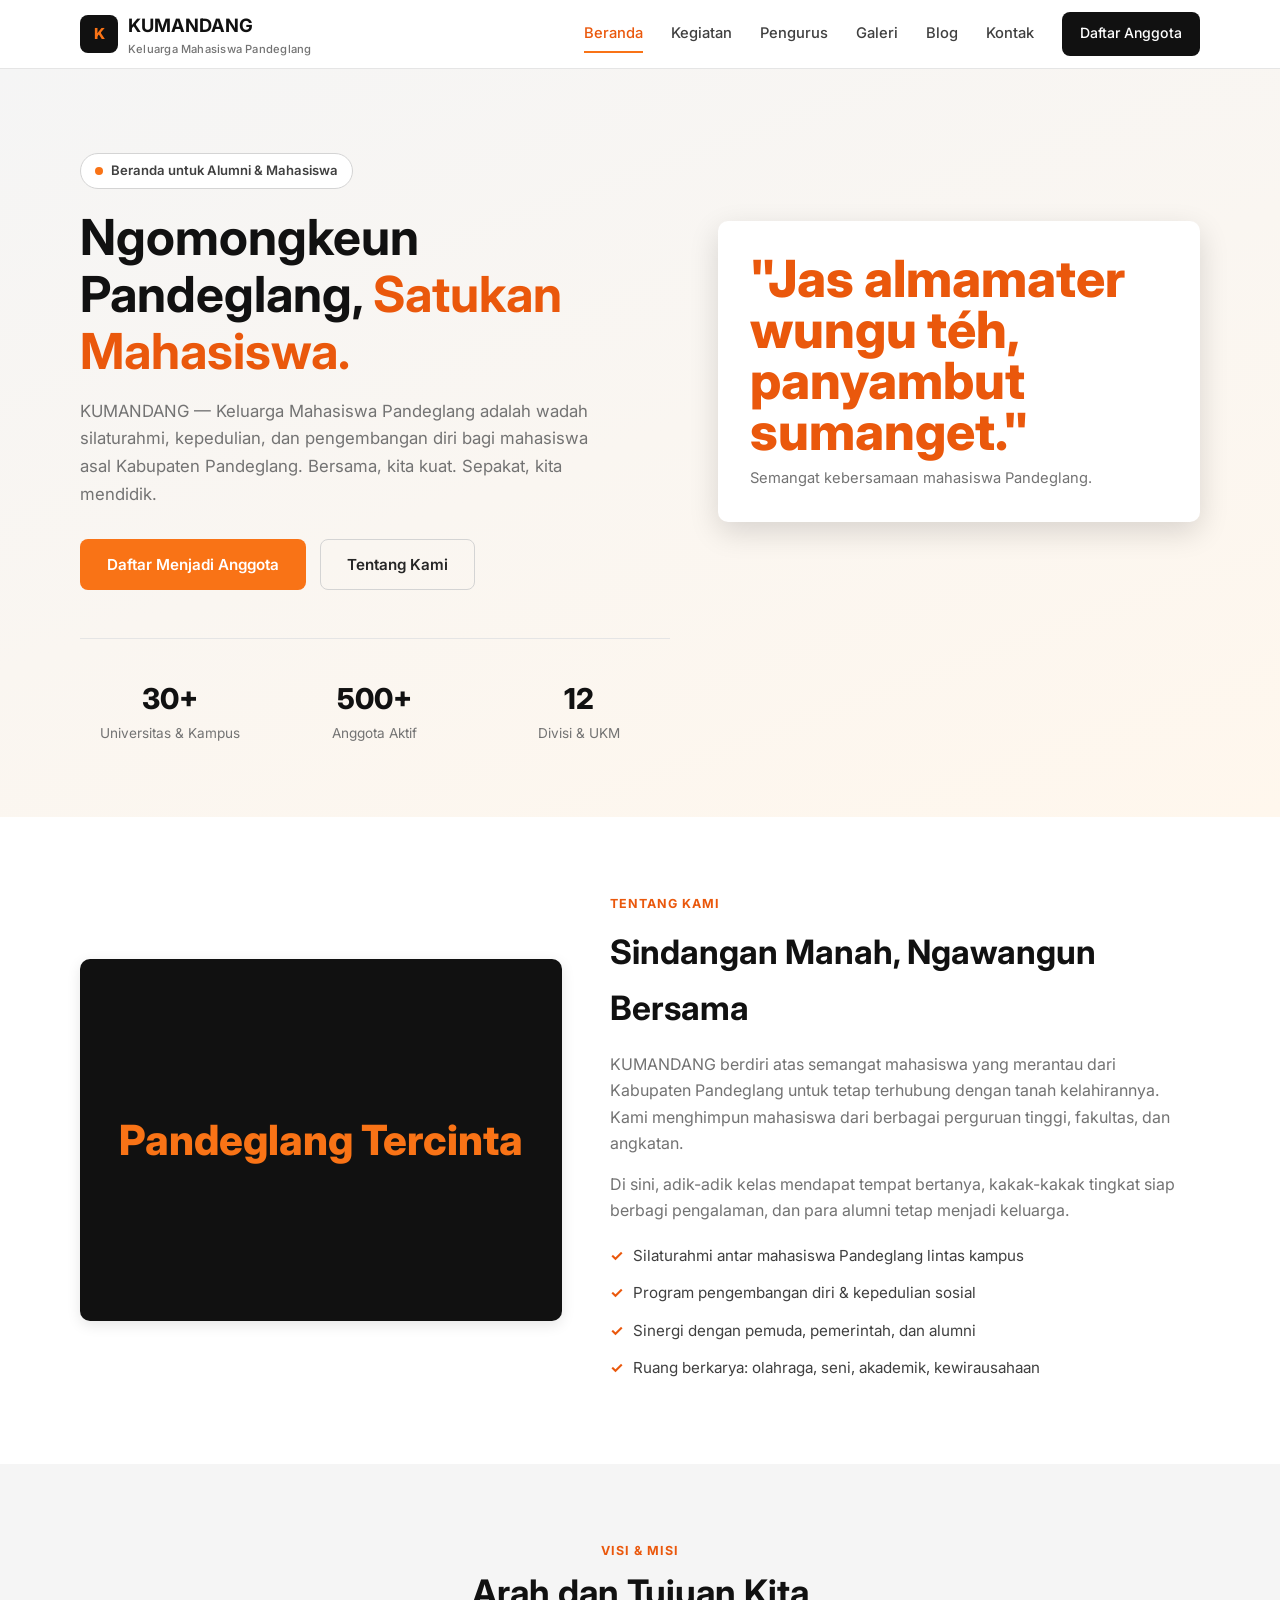
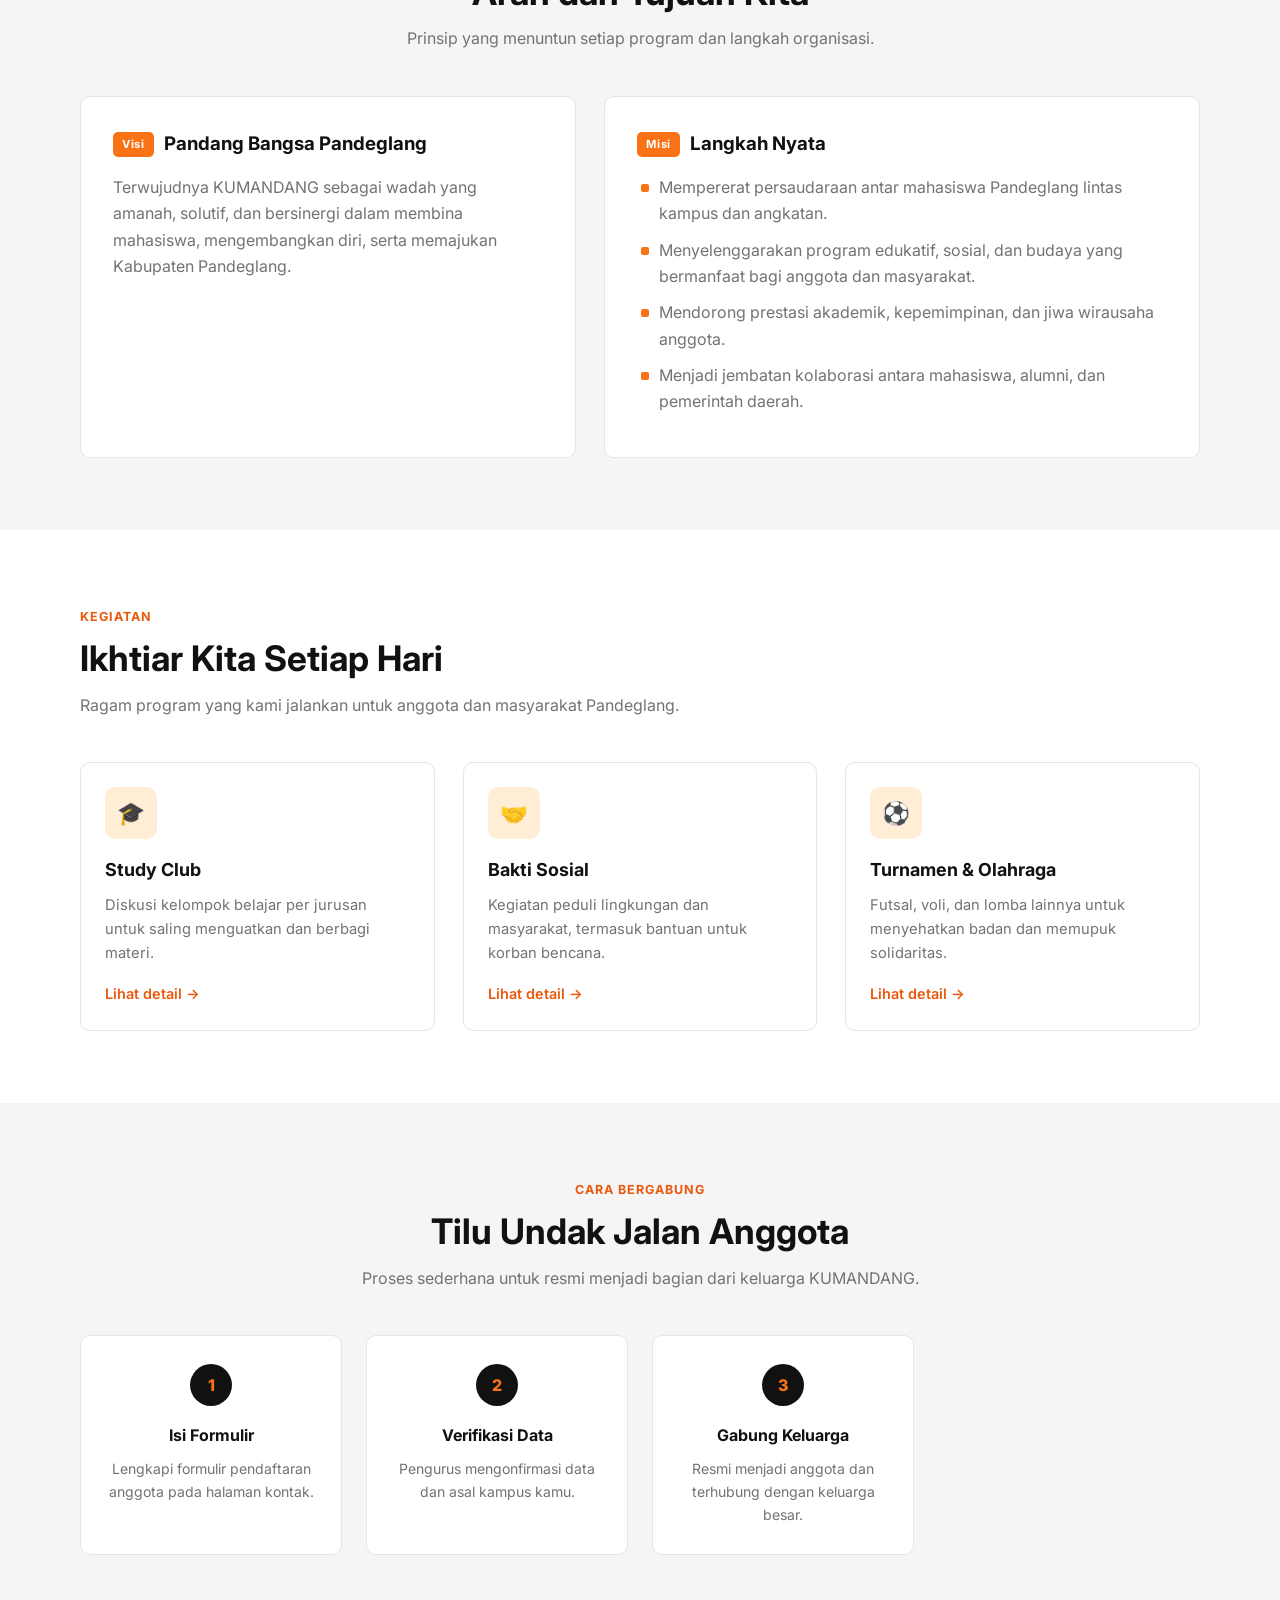
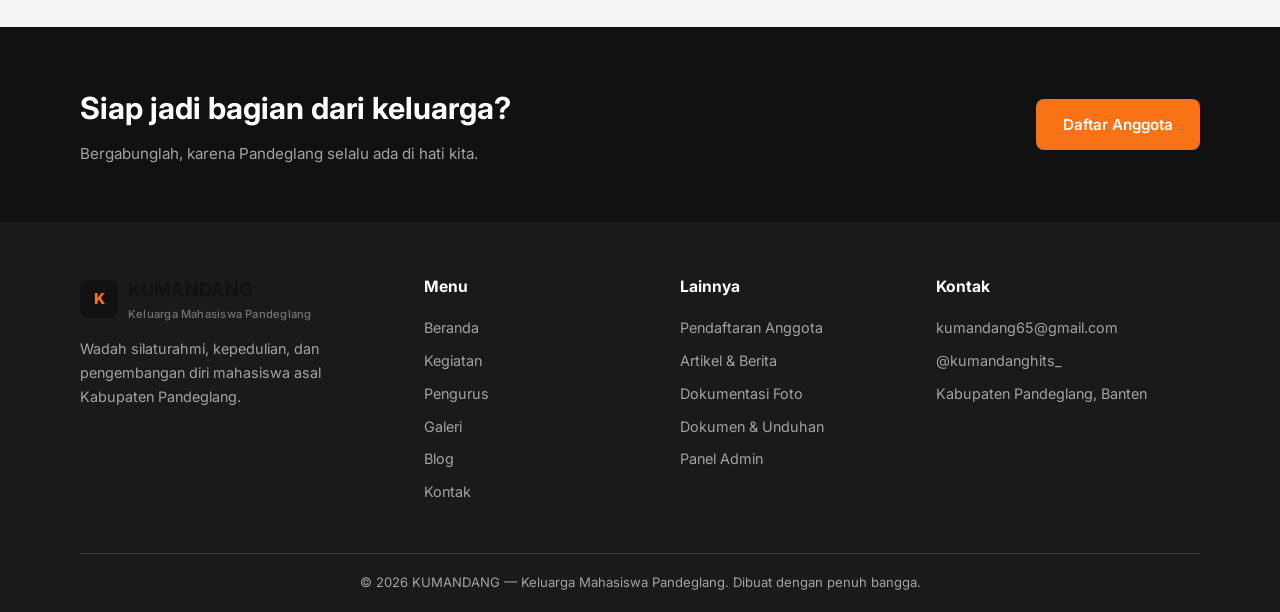
<file: index.html>
<!DOCTYPE html>
<html lang="id">
  <head>
    <meta charset="UTF-8" />
    <meta name="viewport" content="width=device-width, initial-scale=1.0" />
    <title>KUMANDANG — Keluarga Mahasiswa Pandeglang</title>
    <meta
      name="description"
      content="KUMANDANG — Keluarga Mahasiswa Pandeglang. Wadah silaturahmi, kepedulian, dan pengembangan diri mahasiswa asal Kabupaten Pandeglang."
    />
    <meta property="og:title" content="KUMANDANG — Keluarga Mahasiswa Pandeglang" />
    <meta property="og:description" content="Wadah silaturahmi dan pengembangan diri mahasiswa asal Pandeglang." />
    <meta property="og:type" content="website" />
    <link rel="preconnect" href="https://fonts.googleapis.com" />
    <link rel="preconnect" href="https://fonts.gstatic.com" crossorigin />
    <link
      href="https://fonts.googleapis.com/css2?family=Inter:wght@400;500;600;700;800&display=swap"
      rel="stylesheet"
    />
    <link rel="stylesheet" href="css/style.css" />
    <link
      rel="icon"
      href="data:image/svg+xml,<svg xmlns='http://www.w3.org/2000/svg' viewBox='0 0 100 100'><rect width='100' height='100' rx='20' fill='black'/><text x='50' y='68' font-size='52' font-weight='800' text-anchor='middle' fill='%23f97316' font-family='Inter,sans-serif'>K</text></svg>"
    />
  </head>
  <body>
    <nav class="navbar">
      <div class="container">
        <a href="index.html" class="brand">
          <span class="logo">K</span>
          <span>
            KUMANDANG
            <small>Keluarga Mahasiswa Pandeglang</small>
          </span>
        </a>
        <button class="nav-toggle" aria-label="Buka menu">
          <span></span><span></span><span></span>
        </button>
        <div class="nav-links">
          <a href="index.html" class="active">Beranda</a>
          <a href="kegiatan.html">Kegiatan</a>
          <a href="pengurus.html">Pengurus</a>
          <a href="galeri.html">Galeri</a>
          <a href="blog.html">Blog</a>
          <a href="kontak.html">Kontak</a>
          <a href="kontak.html#daftar" class="btn-register">Daftar Anggota</a>
        </div>
      </div>
    </nav>

    <header class="hero">
      <div class="container">
        <div>
          <span class="hero-badge"><span class="dot"></span> Beranda untuk Alumni &amp; Mahasiswa</span>
          <h1>Ngomongkeun Pandeglang, <em>Satukan Mahasiswa.</em></h1>
          <p>
            KUMANDANG — Keluarga Mahasiswa Pandeglang adalah wadah silaturahmi,
            kepedulian, dan pengembangan diri bagi mahasiswa asal Kabupaten
            Pandeglang. Bersama, kita kuat. Sepakat, kita mendidik.
          </p>
          <div class="hero-actions">
            <a href="kontak.html#daftar" class="btn btn-primary">Daftar Menjadi Anggota</a>
            <a href="#tentang" class="btn btn-outline">Tentang Kami</a>
          </div>
        </div>
        <div class="hero-visual">
          <div class="hero-card">
            <div class="big">"Jas almamater wungu téh, panyambut sumanget."</div>
            <p>Semangat kebersamaan mahasiswa Pandeglang.</p>
          </div>
        </div>
      </div>
      <div class="container">
        <div class="hero-stats">
          <div>
            <div class="num">30+</div>
            <div class="label">Universitas &amp; Kampus</div>
          </div>
          <div>
            <div class="num">500+</div>
            <div class="label">Anggota Aktif</div>
          </div>
          <div>
            <div class="num">12</div>
            <div class="label">Divisi &amp; UKM</div>
          </div>
        </div>
      </div>
    </header>

    <main>
      <section class="section" id="tentang">
        <div class="container">
          <div class="about-grid">
            <div class="about-img" aria-hidden="true">Pandeglang Tercinta</div>
            <div class="about-content">
              <span class="section-tag">Tentang Kami</span>
              <h2>Sindangan Manah, Ngawangun Bersama</h2>
              <p>
                KUMANDANG berdiri atas semangat mahasiswa yang merantau dari
                Kabupaten Pandeglang untuk tetap terhubung dengan tanah kelahirannya.
                Kami menghimpun mahasiswa dari berbagai perguruan tinggi, fakultas,
                dan angkatan.
              </p>
              <p>
                Di sini, adik-adik kelas mendapat tempat bertanya, kakak-kakak
                tingkat siap berbagi pengalaman, dan para alumni tetap menjadi
                keluarga.
              </p>
              <ul class="feature-list">
                <li><span class="check">✓</span> Silaturahmi antar mahasiswa Pandeglang lintas kampus</li>
                <li><span class="check">✓</span> Program pengembangan diri &amp; kepedulian sosial</li>
                <li><span class="check">✓</span> Sinergi dengan pemuda, pemerintah, dan alumni</li>
                <li><span class="check">✓</span> Ruang berkarya: olahraga, seni, akademik, kewirausahaan</li>
              </ul>
            </div>
          </div>
        </div>
      </section>

      <section class="section section-alt">
        <div class="container">
          <div class="section-head center">
            <span class="section-tag">Visi &amp; Misi</span>
            <h2>Arah dan Tujuan Kita</h2>
            <p>Prinsip yang menuntun setiap program dan langkah organisasi.</p>
          </div>
          <div class="vm-grid">
            <div class="vm-card">
              <h3><span class="tag">Visi</span> Pandang Bangsa Pandeglang</h3>
              <p>
                Terwujudnya KUMANDANG sebagai wadah yang amanah, solutif, dan
                bersinergi dalam membina mahasiswa, mengembangkan diri, serta
                memajukan Kabupaten Pandeglang.
              </p>
            </div>
            <div class="vm-card">
              <h3><span class="tag">Misi</span> Langkah Nyata</h3>
              <ul>
                <li>Mempererat persaudaraan antar mahasiswa Pandeglang lintas kampus dan angkatan.</li>
                <li>Menyelenggarakan program edukatif, sosial, dan budaya yang bermanfaat bagi anggota dan masyarakat.</li>
                <li>Mendorong prestasi akademik, kepemimpinan, dan jiwa wirausaha anggota.</li>
                <li>Menjadi jembatan kolaborasi antara mahasiswa, alumni, dan pemerintah daerah.</li>
              </ul>
            </div>
          </div>
        </div>
      </section>

      <section class="section">
        <div class="container">
          <div class="section-head">
            <span class="section-tag">Kegiatan</span>
            <h2>Ikhtiar Kita Setiap Hari</h2>
            <p>Ragam program yang kami jalankan untuk anggota dan masyarakat Pandeglang.</p>
          </div>
          <div class="grid-3">
            <article class="card">
              <div class="card-body">
                <div class="card-icon">🎓</div>
                <h3>Study Club</h3>
                <p>Diskusi kelompok belajar per jurusan untuk saling menguatkan dan berbagi materi.</p>
                <a href="kegiatan.html" class="card-link">Lihat detail →</a>
              </div>
            </article>
            <article class="card">
              <div class="card-body">
                <div class="card-icon">🤝</div>
                <h3>Bakti Sosial</h3>
                <p>Kegiatan peduli lingkungan dan masyarakat, termasuk bantuan untuk korban bencana.</p>
                <a href="kegiatan.html" class="card-link">Lihat detail →</a>
              </div>
            </article>
            <article class="card">
              <div class="card-body">
                <div class="card-icon">⚽</div>
                <h3>Turnamen &amp; Olahraga</h3>
                <p>Futsal, voli, dan lomba lainnya untuk menyehatkan badan dan memupuk solidaritas.</p>
                <a href="kegiatan.html" class="card-link">Lihat detail →</a>
              </div>
            </article>
          </div>
        </div>
      </section>

      <section class="section section-alt">
        <div class="container">
          <div class="section-head center">
            <span class="section-tag">Cara Bergabung</span>
            <h2>Tilu Undak Jalan Anggota</h2>
            <p>Proses sederhana untuk resmi menjadi bagian dari keluarga KUMANDANG.</p>
          </div>
          <div class="steps">
            <div class="step">
              <div class="num">1</div>
              <h3>Isi Formulir</h3>
              <p>Lengkapi formulir pendaftaran anggota pada halaman kontak.</p>
            </div>
            <div class="step">
              <div class="num">2</div>
              <h3>Verifikasi Data</h3>
              <p>Pengurus mengonfirmasi data dan asal kampus kamu.</p>
            </div>
            <div class="step">
              <div class="num">3</div>
              <h3>Gabung Keluarga</h3>
              <p>Resmi menjadi anggota dan terhubung dengan keluarga besar.</p>
            </div>
          </div>
        </div>
      </section>

      <section class="cta">
        <div class="container">
          <div>
            <h2>Siap jadi bagian dari keluarga?</h2>
            <p>Bergabunglah, karena Pandeglang selalu ada di hati kita.</p>
          </div>
          <a href="kontak.html#daftar" class="btn btn-primary">Daftar Anggota</a>
        </div>
      </section>
    </main>

    <footer>
      <div class="container">
        <div class="cols">
          <div class="brand-about">
            <a href="index.html" class="brand">
              <span class="logo">K</span>
              <span>
                KUMANDANG
                <small>Keluarga Mahasiswa Pandeglang</small>
              </span>
            </a>
            <p>Wadah silaturahmi, kepedulian, dan pengembangan diri mahasiswa asal Kabupaten Pandeglang.</p>
          </div>
          <div>
            <h4>Menu</h4>
            <ul>
              <li><a href="index.html">Beranda</a></li>
              <li><a href="kegiatan.html">Kegiatan</a></li>
              <li><a href="pengurus.html">Pengurus</a></li>
              <li><a href="galeri.html">Galeri</a></li>
              <li><a href="blog.html">Blog</a></li>
              <li><a href="kontak.html">Kontak</a></li>
            </ul>
          </div>
          <div>
            <h4>Lainnya</h4>
            <ul>
              <li><a href="kontak.html#daftar">Pendaftaran Anggota</a></li>
              <li><a href="blog.html">Artikel &amp; Berita</a></li>
              <li><a href="galeri.html">Dokumentasi Foto</a></li>
              <li><a href="dokumen.html">Dokumen &amp; Unduhan</a></li>
              <li><a href="admin.html">Panel Admin</a></li>
            </ul>
          </div>
          <div>
            <h4>Kontak</h4>
            <ul>
              <li>kumandang65@gmail.com</li>
              <li>@kumandanghits_</li>
              <li>Kabupaten Pandeglang, Banten</li>
            </ul>
          </div>
        </div>
        <div class="footer-bottom">
          © <span id="year"></span> KUMANDANG — Keluarga Mahasiswa Pandeglang. Dibuat dengan penuh bangga.
        </div>
      </div>
    </footer>

    <div class="lightbox" id="lightbox">
      <div class="lb-box">
        <div class="lb-placeholder" id="lbTitle">Foto Kegiatan</div>
        <div class="lb-caption">
          <span id="lbCaption"></span>
          <button class="lb-close" id="lbClose">Tutup</button>
        </div>
      </div>
    </div>

    <script src="js/main.js"></script>
  </body>
</html>
</file>
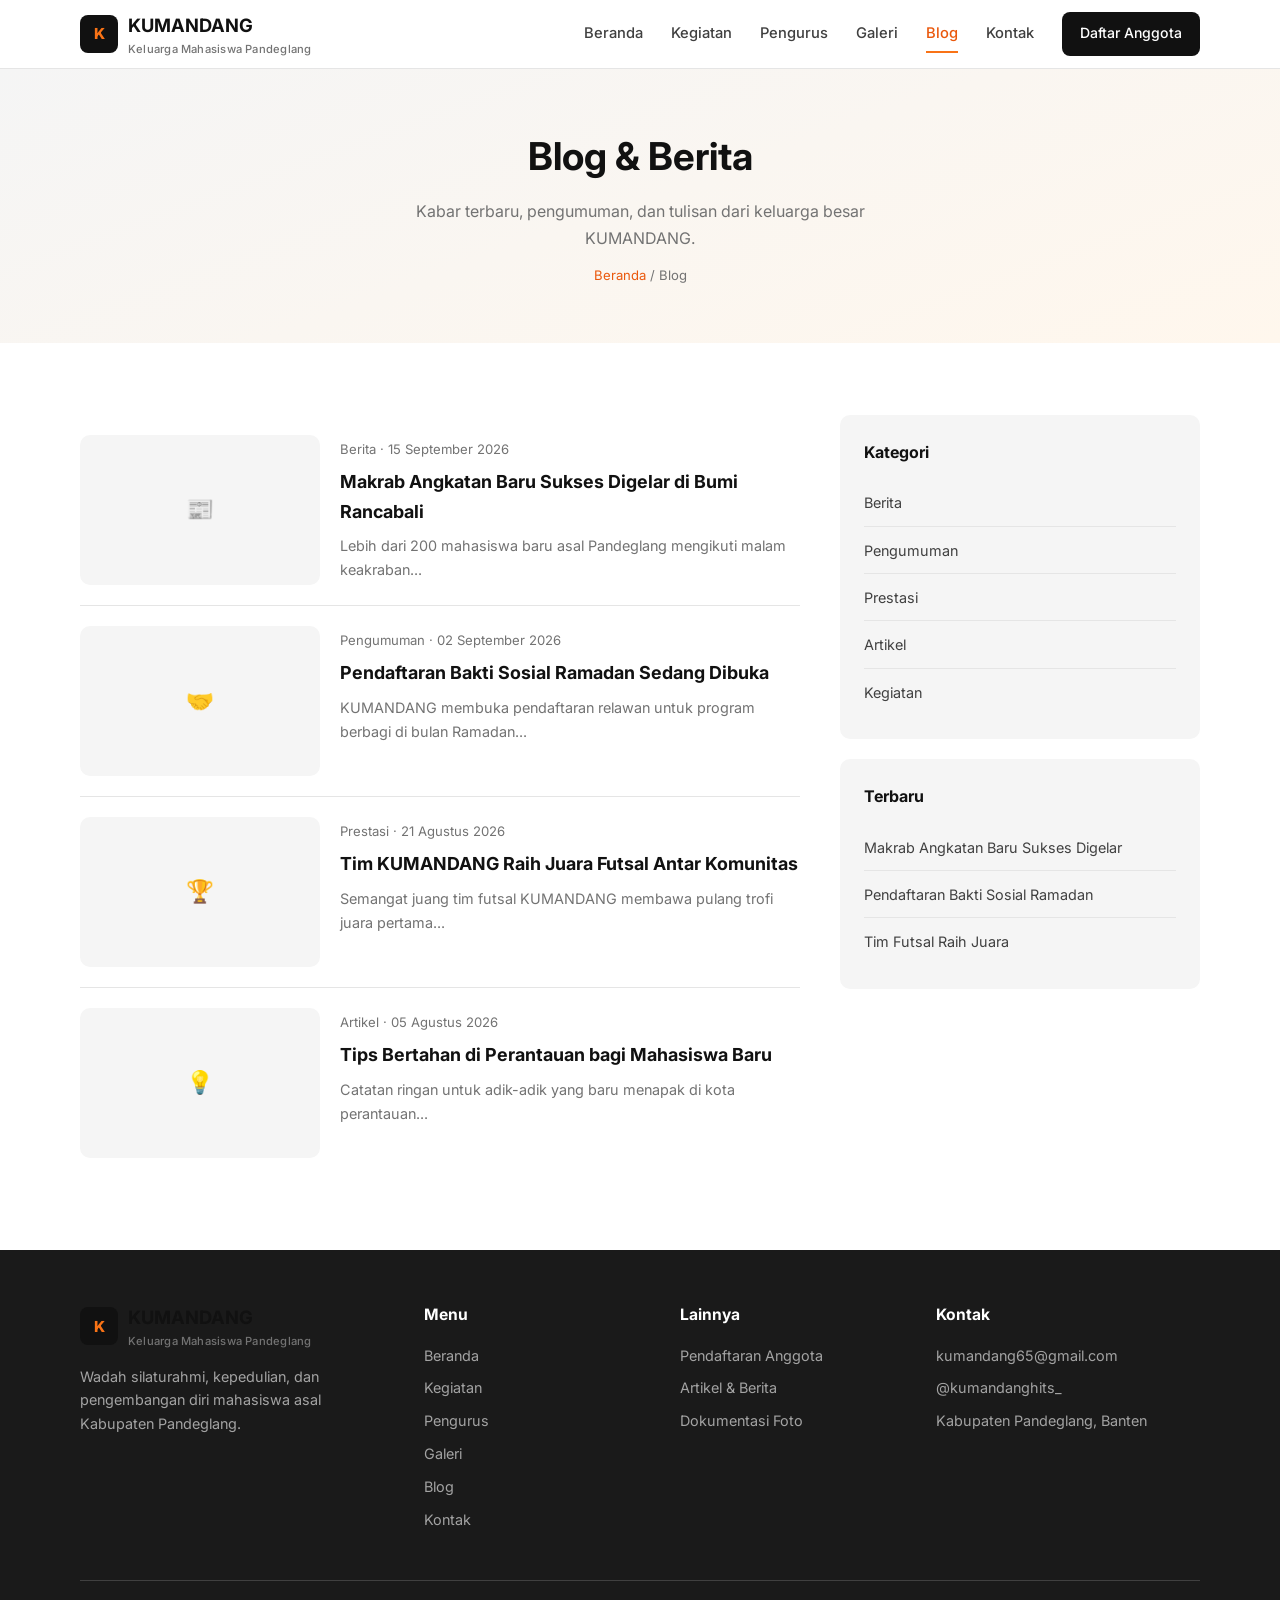
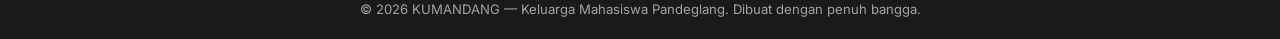
<file: blog.html>
<!DOCTYPE html>
<html lang="id">
  <head>
    <meta charset="UTF-8" />
    <meta name="viewport" content="width=device-width, initial-scale=1.0" />
    <title>Blog &amp; Berita — KUMANDANG</title>
    <meta
      name="description"
      content="Berita, pengumuman, dan artikel dari Keluarga Mahasiswa Pandeglang."
    />
    <link rel="preconnect" href="https://fonts.googleapis.com" />
    <link rel="preconnect" href="https://fonts.gstatic.com" crossorigin />
    <link
      href="https://fonts.googleapis.com/css2?family=Inter:wght@400;500;600;700;800&display=swap"
      rel="stylesheet"
    />
    <link rel="stylesheet" href="css/style.css" />
    <link
      rel="icon"
      href="data:image/svg+xml,<svg xmlns='http://www.w3.org/2000/svg' viewBox='0 0 100 100'><rect width='100' height='100' rx='20' fill='black'/><text x='50' y='68' font-size='52' font-weight='800' text-anchor='middle' fill='%23f97316' font-family='Inter,sans-serif'>K</text></svg>"
    />
  </head>
  <body>
    <nav class="navbar">
      <div class="container">
        <a href="index.html" class="brand">
          <span class="logo">K</span>
          <span>
            KUMANDANG
            <small>Keluarga Mahasiswa Pandeglang</small>
          </span>
        </a>
        <button class="nav-toggle" aria-label="Buka menu">
          <span></span><span></span><span></span>
        </button>
        <div class="nav-links">
          <a href="index.html">Beranda</a>
          <a href="kegiatan.html">Kegiatan</a>
          <a href="pengurus.html">Pengurus</a>
          <a href="galeri.html">Galeri</a>
          <a href="blog.html" class="active">Blog</a>
          <a href="kontak.html">Kontak</a>
          <a href="kontak.html#daftar" class="btn-register">Daftar Anggota</a>
        </div>
      </div>
    </nav>

    <header class="page-header">
      <div class="container">
        <h1>Blog &amp; Berita</h1>
        <p>Kabar terbaru, pengumuman, dan tulisan dari keluarga besar KUMANDANG.</p>
        <div class="breadcrumb"><a href="index.html">Beranda</a> / Blog</div>
      </div>
    </header>

    <main>
      <section class="section">
        <div class="container">
          <div class="blog-grid">
            <div>
              <article class="post">
                <div class="post-thumb">📰</div>
                <div>
                  <span class="meta">Berita · 15 September 2026</span>
                  <h3><a href="artikel/contoh.html">Makrab Angkatan Baru Sukses Digelar di Bumi Rancabali</a></h3>
                  <p>Lebih dari 200 mahasiswa baru asal Pandeglang mengikuti malam keakraban...</p>
                </div>
              </article>

              <article class="post">
                <div class="post-thumb">🤝</div>
                <div>
                  <span class="meta">Pengumuman · 02 September 2026</span>
                  <h3><a href="artikel/contoh.html">Pendaftaran Bakti Sosial Ramadan Sedang Dibuka</a></h3>
                  <p>KUMANDANG membuka pendaftaran relawan untuk program berbagi di bulan Ramadan...</p>
                </div>
              </article>

              <article class="post">
                <div class="post-thumb">🏆</div>
                <div>
                  <span class="meta">Prestasi · 21 Agustus 2026</span>
                  <h3><a href="artikel/contoh.html">Tim KUMANDANG Raih Juara Futsal Antar Komunitas</a></h3>
                  <p>Semangat juang tim futsal KUMANDANG membawa pulang trofi juara pertama...</p>
                </div>
              </article>

              <article class="post">
                <div class="post-thumb">💡</div>
                <div>
                  <span class="meta">Artikel · 05 Agustus 2026</span>
                  <h3><a href="artikel/contoh.html">Tips Bertahan di Perantauan bagi Mahasiswa Baru</a></h3>
                  <p>Catatan ringan untuk adik-adik yang baru menapak di kota perantauan...</p>
                </div>
              </article>
            </div>

            <aside>
              <div class="sidebar-card">
                <h4>Kategori</h4>
                <ul class="sidebar-list">
                  <li><a href="#">Berita</a></li>
                  <li><a href="#">Pengumuman</a></li>
                  <li><a href="#">Prestasi</a></li>
                  <li><a href="#">Artikel</a></li>
                  <li><a href="#">Kegiatan</a></li>
                </ul>
              </div>
              <div class="sidebar-card">
                <h4>Terbaru</h4>
                <ul class="sidebar-list">
                  <li><a href="artikel/contoh.html">Makrab Angkatan Baru Sukses Digelar</a></li>
                  <li><a href="artikel/contoh.html">Pendaftaran Bakti Sosial Ramadan</a></li>
                  <li><a href="artikel/contoh.html">Tim Futsal Raih Juara</a></li>
                </ul>
              </div>
            </aside>
          </div>
        </div>
      </section>
    </main>

    <footer>
      <div class="container">
        <div class="cols">
          <div class="brand-about">
            <a href="index.html" class="brand">
              <span class="logo">K</span>
              <span>
                KUMANDANG
                <small>Keluarga Mahasiswa Pandeglang</small>
              </span>
            </a>
            <p>Wadah silaturahmi, kepedulian, dan pengembangan diri mahasiswa asal Kabupaten Pandeglang.</p>
          </div>
          <div>
            <h4>Menu</h4>
            <ul>
              <li><a href="index.html">Beranda</a></li>
              <li><a href="kegiatan.html">Kegiatan</a></li>
              <li><a href="pengurus.html">Pengurus</a></li>
              <li><a href="galeri.html">Galeri</a></li>
              <li><a href="blog.html">Blog</a></li>
              <li><a href="kontak.html">Kontak</a></li>
            </ul>
          </div>
          <div>
            <h4>Lainnya</h4>
            <ul>
              <li><a href="kontak.html#daftar">Pendaftaran Anggota</a></li>
              <li><a href="blog.html">Artikel &amp; Berita</a></li>
              <li><a href="galeri.html">Dokumentasi Foto</a></li>
            </ul>
          </div>
          <div>
            <h4>Kontak</h4>
            <ul>
              <li>kumandang65@gmail.com</li>
              <li>@kumandanghits_</li>
              <li>Kabupaten Pandeglang, Banten</li>
            </ul>
          </div>
        </div>
        <div class="footer-bottom">
          © <span class="year"></span> KUMANDANG — Keluarga Mahasiswa Pandeglang. Dibuat dengan penuh bangga.
        </div>
      </div>
    </footer>

    <script src="js/main.js"></script>
  </body>
</html>
</file>
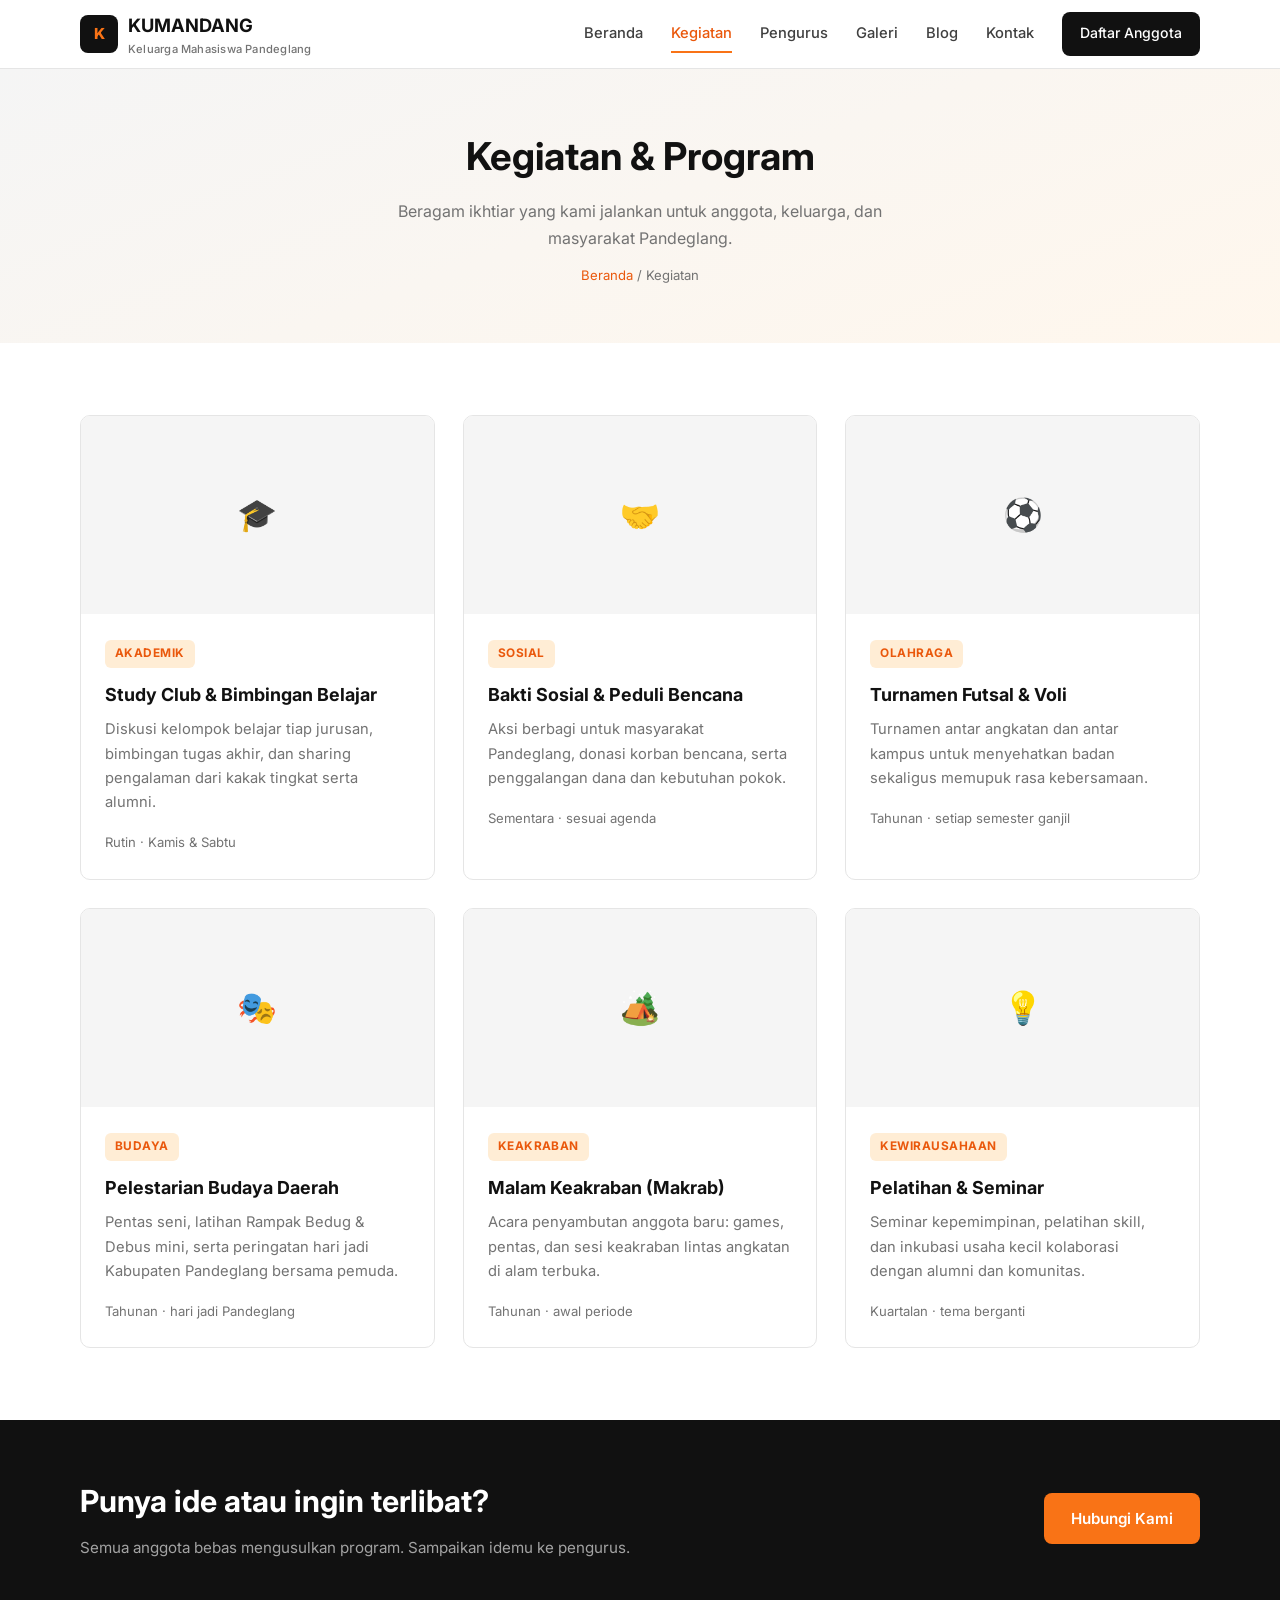
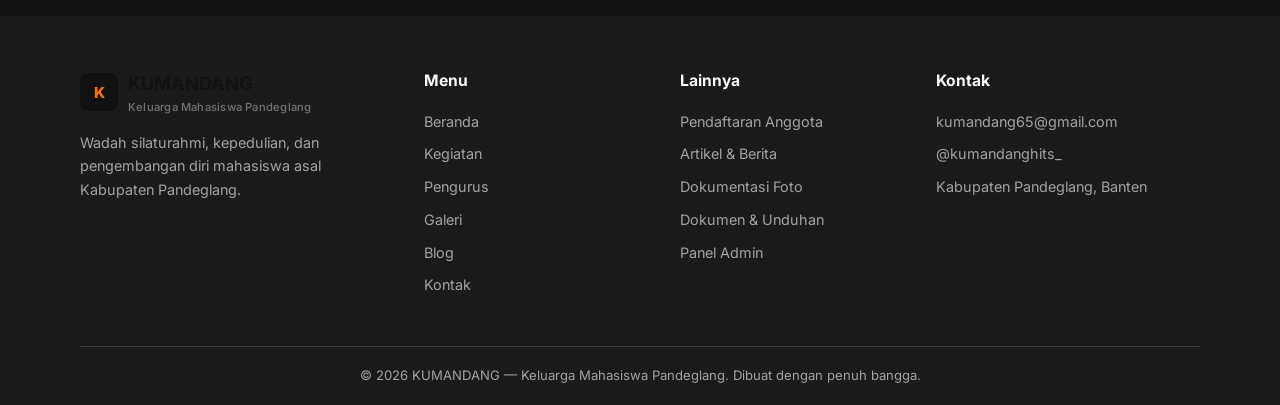
<file: kegiatan.html>
<!DOCTYPE html>
<html lang="id">
  <head>
    <meta charset="UTF-8" />
    <meta name="viewport" content="width=device-width, initial-scale=1.0" />
    <title>Kegiatan — KUMANDANG</title>
    <meta
      name="description"
      content="Program dan kegiatan Keluarga Mahasiswa Pandeglang: study club, bakti sosial, turnamen, budaya, hingga kewirausahaan."
    />
    <link rel="preconnect" href="https://fonts.googleapis.com" />
    <link rel="preconnect" href="https://fonts.gstatic.com" crossorigin />
    <link
      href="https://fonts.googleapis.com/css2?family=Inter:wght@400;500;600;700;800&display=swap"
      rel="stylesheet"
    />
    <link rel="stylesheet" href="css/style.css" />
    <link
      rel="icon"
      href="data:image/svg+xml,<svg xmlns='http://www.w3.org/2000/svg' viewBox='0 0 100 100'><rect width='100' height='100' rx='20' fill='black'/><text x='50' y='68' font-size='52' font-weight='800' text-anchor='middle' fill='%23f97316' font-family='Inter,sans-serif'>K</text></svg>"
    />
  </head>
  <body>
    <nav class="navbar">
      <div class="container">
        <a href="index.html" class="brand">
          <span class="logo">K</span>
          <span>
            KUMANDANG
            <small>Keluarga Mahasiswa Pandeglang</small>
          </span>
        </a>
        <button class="nav-toggle" aria-label="Buka menu">
          <span></span><span></span><span></span>
        </button>
        <div class="nav-links">
          <a href="index.html">Beranda</a>
          <a href="kegiatan.html" class="active">Kegiatan</a>
          <a href="pengurus.html">Pengurus</a>
          <a href="galeri.html">Galeri</a>
          <a href="blog.html">Blog</a>
          <a href="kontak.html">Kontak</a>
          <a href="kontak.html#daftar" class="btn-register">Daftar Anggota</a>
        </div>
      </div>
    </nav>

    <header class="page-header">
      <div class="container">
        <h1>Kegiatan &amp; Program</h1>
        <p>Beragam ikhtiar yang kami jalankan untuk anggota, keluarga, dan masyarakat Pandeglang.</p>
        <div class="breadcrumb"><a href="index.html">Beranda</a> / Kegiatan</div>
      </div>
    </header>

    <main>
      <section class="section">
        <div class="container">
          <div class="grid-3">
            <article class="card">
              <div class="kegiatan-img">🎓</div>
              <div class="card-body">
                <span class="kegiatan-tag">Akademik</span>
                <h3>Study Club &amp; Bimbingan Belajar</h3>
                <p>
                  Diskusi kelompok belajar tiap jurusan, bimbingan tugas akhir,
                  dan sharing pengalaman dari kakak tingkat serta alumni.
                </p>
                <span class="meta">Rutin · Kamis &amp; Sabtu</span>
              </div>
            </article>

            <article class="card">
              <div class="kegiatan-img">🤝</div>
              <div class="card-body">
                <span class="kegiatan-tag">Sosial</span>
                <h3>Bakti Sosial &amp; Peduli Bencana</h3>
                <p>
                  Aksi berbagi untuk masyarakat Pandeglang, donasi korban
                  bencana, serta penggalangan dana dan kebutuhan pokok.
                </p>
                <span class="meta">Sementara · sesuai agenda</span>
              </div>
            </article>

            <article class="card">
              <div class="kegiatan-img">⚽</div>
              <div class="card-body">
                <span class="kegiatan-tag">Olahraga</span>
                <h3>Turnamen Futsal &amp; Voli</h3>
                <p>
                  Turnamen antar angkatan dan antar kampus untuk menyehatkan
                  badan sekaligus memupuk rasa kebersamaan.
                </p>
                <span class="meta">Tahunan · setiap semester ganjil</span>
              </div>
            </article>

            <article class="card">
              <div class="kegiatan-img">🎭</div>
              <div class="card-body">
                <span class="kegiatan-tag">Budaya</span>
                <h3>Pelestarian Budaya Daerah</h3>
                <p>
                  Pentas seni, latihan Rampak Bedug &amp; Debus mini, serta
                  peringatan hari jadi Kabupaten Pandeglang bersama pemuda.
                </p>
                <span class="meta">Tahunan · hari jadi Pandeglang</span>
              </div>
            </article>

            <article class="card">
              <div class="kegiatan-img">🏕️</div>
              <div class="card-body">
                <span class="kegiatan-tag">Keakraban</span>
                <h3>Malam Keakraban (Makrab)</h3>
                <p>
                  Acara penyambutan anggota baru: games, pentas, dan sesi
                  keakraban lintas angkatan di alam terbuka.
                </p>
                <span class="meta">Tahunan · awal periode</span>
              </div>
            </article>

            <article class="card">
              <div class="kegiatan-img">💡</div>
              <div class="card-body">
                <span class="kegiatan-tag">Kewirausahaan</span>
                <h3>Pelatihan &amp; Seminar</h3>
                <p>
                  Seminar kepemimpinan, pelatihan skill, dan inkubasi usaha
                  kecil kolaborasi dengan alumni dan komunitas.
                </p>
                <span class="meta">Kuartalan · tema berganti</span>
              </div>
            </article>
          </div>
        </div>
      </section>

      <section class="cta">
        <div class="container">
          <div>
            <h2>Punya ide atau ingin terlibat?</h2>
            <p>Semua anggota bebas mengusulkan program. Sampaikan idemu ke pengurus.</p>
          </div>
          <a href="kontak.html" class="btn btn-primary">Hubungi Kami</a>
        </div>
      </section>
    </main>

    <footer>
      <div class="container">
        <div class="cols">
          <div class="brand-about">
            <a href="index.html" class="brand">
              <span class="logo">K</span>
              <span>
                KUMANDANG
                <small>Keluarga Mahasiswa Pandeglang</small>
              </span>
            </a>
            <p>Wadah silaturahmi, kepedulian, dan pengembangan diri mahasiswa asal Kabupaten Pandeglang.</p>
          </div>
          <div>
            <h4>Menu</h4>
            <ul>
              <li><a href="index.html">Beranda</a></li>
              <li><a href="kegiatan.html">Kegiatan</a></li>
              <li><a href="pengurus.html">Pengurus</a></li>
              <li><a href="galeri.html">Galeri</a></li>
              <li><a href="blog.html">Blog</a></li>
              <li><a href="kontak.html">Kontak</a></li>
            </ul>
          </div>
          <div>
            <h4>Lainnya</h4>
            <ul>
              <li><a href="kontak.html#daftar">Pendaftaran Anggota</a></li>
              <li><a href="blog.html">Artikel &amp; Berita</a></li>
              <li><a href="galeri.html">Dokumentasi Foto</a></li>
              <li><a href="dokumen.html">Dokumen &amp; Unduhan</a></li>
              <li><a href="admin.html">Panel Admin</a></li>
            </ul>
          </div>
          <div>
            <h4>Kontak</h4>
            <ul>
              <li>kumandang65@gmail.com</li>
              <li>@kumandanghits_</li>
              <li>Kabupaten Pandeglang, Banten</li>
            </ul>
          </div>
        </div>
        <div class="footer-bottom">
          © <span class="year"></span> KUMANDANG — Keluarga Mahasiswa Pandeglang. Dibuat dengan penuh bangga.
        </div>
      </div>
    </footer>

    <script src="js/main.js"></script>
  </body>
</html>
</file>
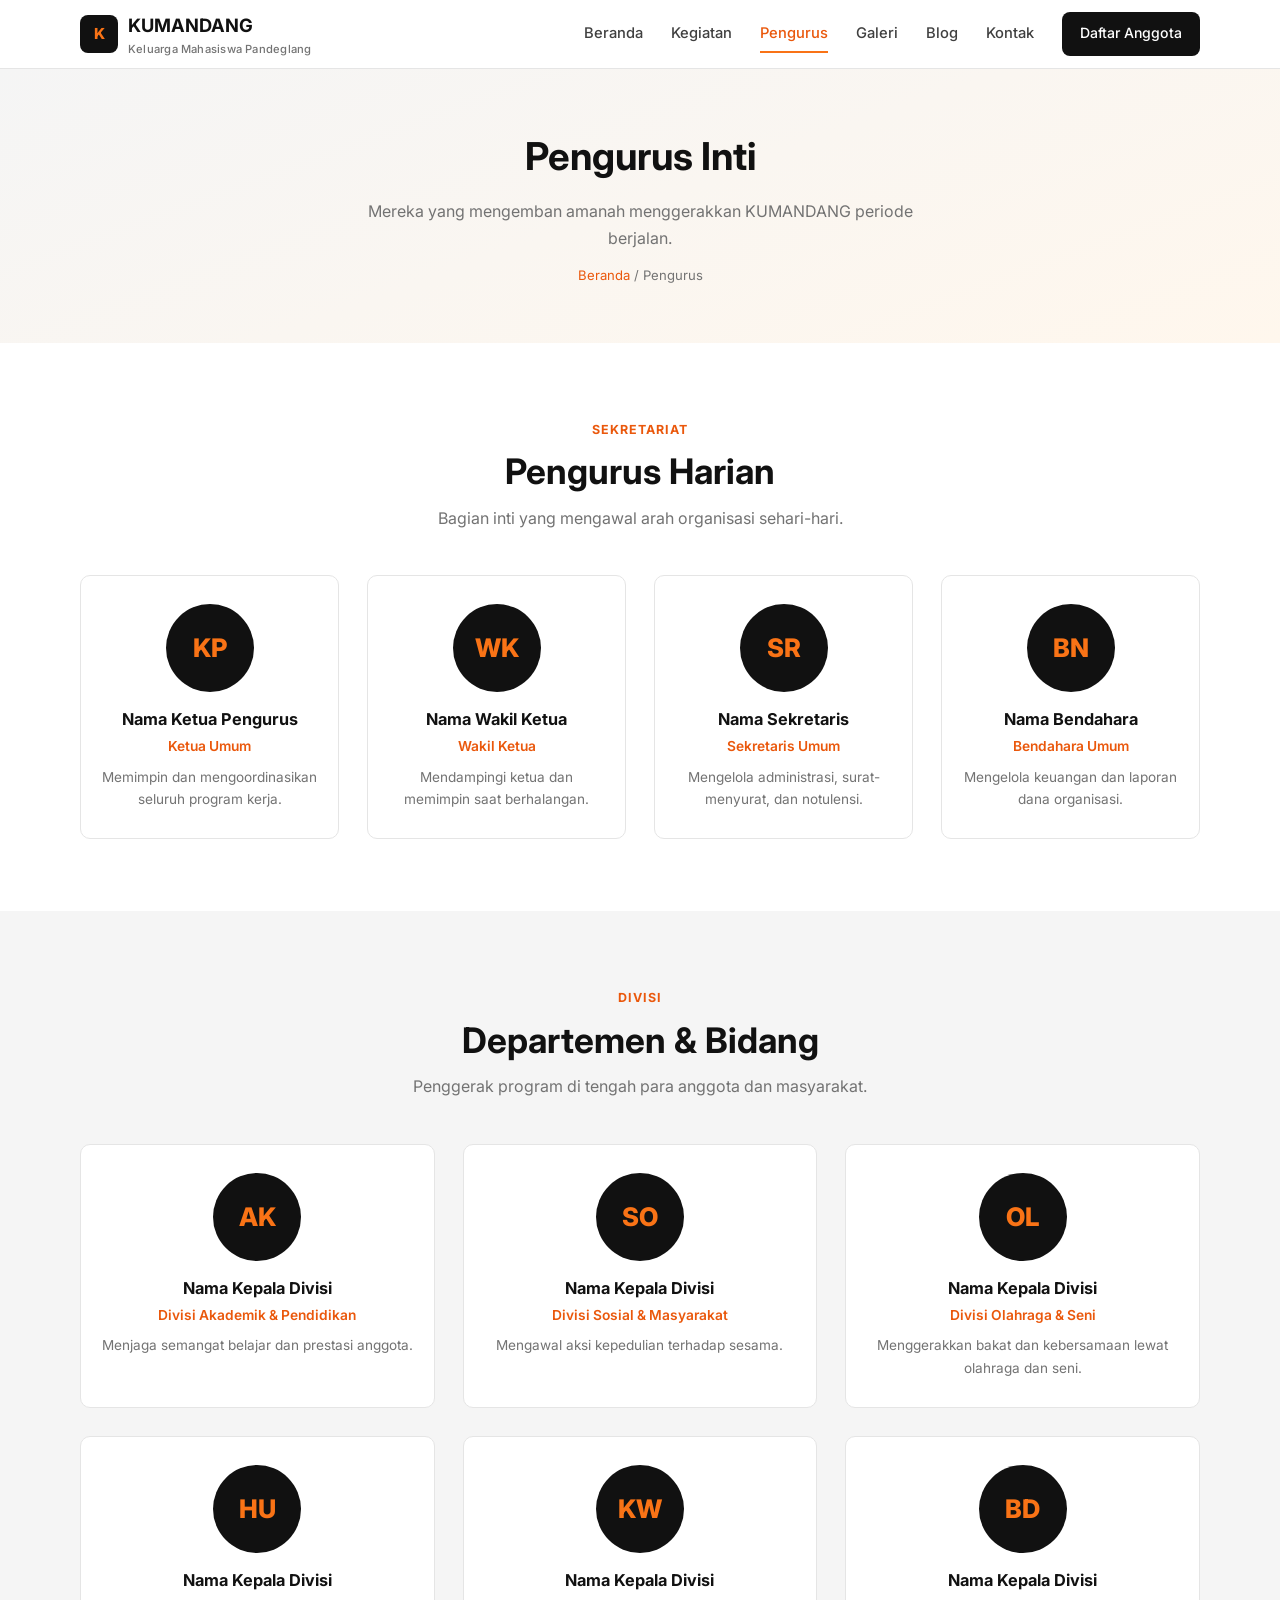
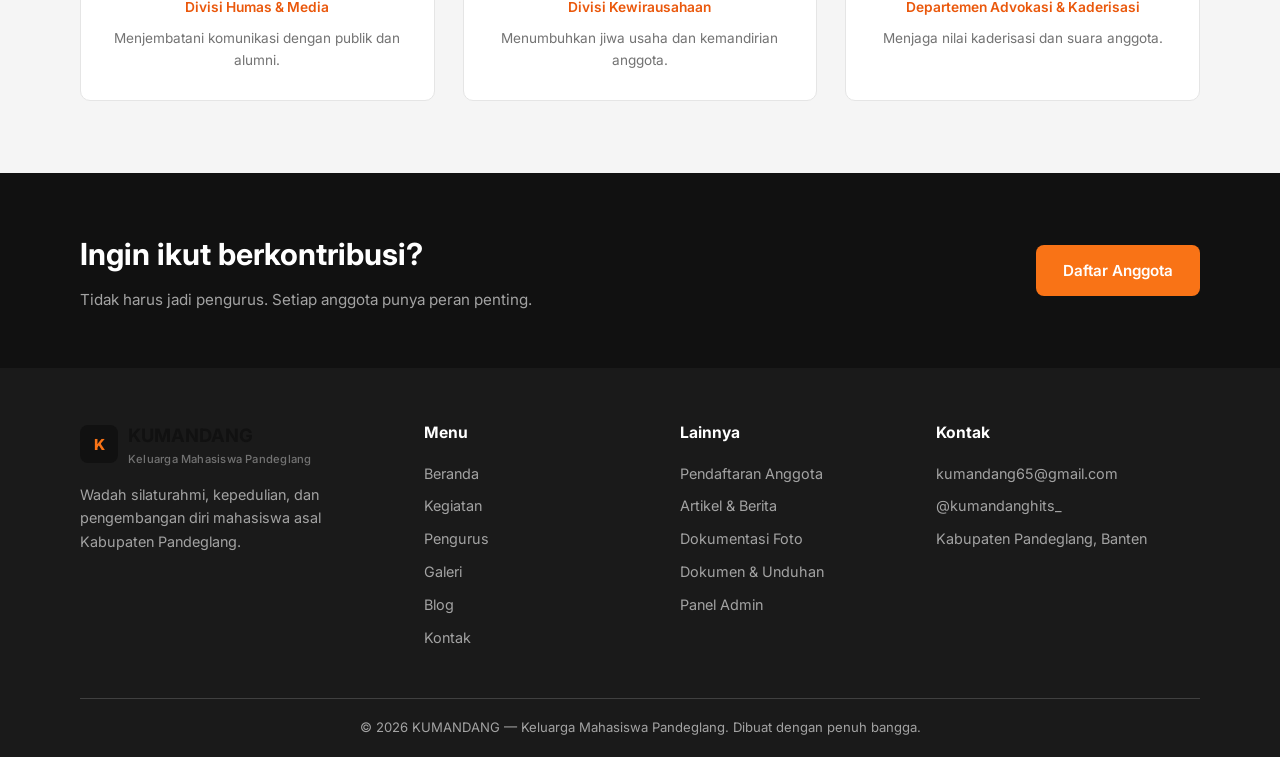
<file: pengurus.html>
<!DOCTYPE html>
<html lang="id">
  <head>
    <meta charset="UTF-8" />
    <meta name="viewport" content="width=device-width, initial-scale=1.0" />
    <title>Pengurus — KUMANDANG</title>
    <meta
      name="description"
      content="Struktur kepengurusan inti Keluarga Mahasiswa Pandeglang beserta wakil, sekretaris, bendahara, dan divisi."
    />
    <link rel="preconnect" href="https://fonts.googleapis.com" />
    <link rel="preconnect" href="https://fonts.gstatic.com" crossorigin />
    <link
      href="https://fonts.googleapis.com/css2?family=Inter:wght@400;500;600;700;800&display=swap"
      rel="stylesheet"
    />
    <link rel="stylesheet" href="css/style.css" />
    <link
      rel="icon"
      href="data:image/svg+xml,<svg xmlns='http://www.w3.org/2000/svg' viewBox='0 0 100 100'><rect width='100' height='100' rx='20' fill='black'/><text x='50' y='68' font-size='52' font-weight='800' text-anchor='middle' fill='%23f97316' font-family='Inter,sans-serif'>K</text></svg>"
    />
  </head>
  <body>
    <nav class="navbar">
      <div class="container">
        <a href="index.html" class="brand">
          <span class="logo">K</span>
          <span>
            KUMANDANG
            <small>Keluarga Mahasiswa Pandeglang</small>
          </span>
        </a>
        <button class="nav-toggle" aria-label="Buka menu">
          <span></span><span></span><span></span>
        </button>
        <div class="nav-links">
          <a href="index.html">Beranda</a>
          <a href="kegiatan.html">Kegiatan</a>
          <a href="pengurus.html" class="active">Pengurus</a>
          <a href="galeri.html">Galeri</a>
          <a href="blog.html">Blog</a>
          <a href="kontak.html">Kontak</a>
          <a href="kontak.html#daftar" class="btn-register">Daftar Anggota</a>
        </div>
      </div>
    </nav>

    <header class="page-header">
      <div class="container">
        <h1>Pengurus Inti</h1>
        <p>Mereka yang mengemban amanah menggerakkan KUMANDANG periode berjalan.</p>
        <div class="breadcrumb"><a href="index.html">Beranda</a> / Pengurus</div>
      </div>
    </header>

    <main>
      <section class="section">
        <div class="container">
          <div class="section-head center">
            <span class="section-tag">Sekretariat</span>
            <h2>Pengurus Harian</h2>
            <p>Bagian inti yang mengawal arah organisasi sehari-hari.</p>
          </div>
          <div class="grid-4">
            <div class="card persona">
              <div class="avatar">KP</div>
              <h3>Nama Ketua Pengurus</h3>
              <div class="role">Ketua Umum</div>
              <p class="desc">Memimpin dan mengoordinasikan seluruh program kerja.</p>
            </div>
            <div class="card persona">
              <div class="avatar">WK</div>
              <h3>Nama Wakil Ketua</h3>
              <div class="role">Wakil Ketua</div>
              <p class="desc">Mendampingi ketua dan memimpin saat berhalangan.</p>
            </div>
            <div class="card persona">
              <div class="avatar">SR</div>
              <h3>Nama Sekretaris</h3>
              <div class="role">Sekretaris Umum</div>
              <p class="desc">Mengelola administrasi, surat-menyurat, dan notulensi.</p>
            </div>
            <div class="card persona">
              <div class="avatar">BN</div>
              <h3>Nama Bendahara</h3>
              <div class="role">Bendahara Umum</div>
              <p class="desc">Mengelola keuangan dan laporan dana organisasi.</p>
            </div>
          </div>
        </div>
      </section>

      <section class="section section-alt">
        <div class="container">
          <div class="section-head center">
            <span class="section-tag">Divisi</span>
            <h2>Departemen &amp; Bidang</h2>
            <p>Penggerak program di tengah para anggota dan masyarakat.</p>
          </div>
          <div class="grid-3">
            <div class="card persona">
              <div class="avatar">AK</div>
              <h3>Nama Kepala Divisi</h3>
              <div class="role">Divisi Akademik &amp; Pendidikan</div>
              <p class="desc">Menjaga semangat belajar dan prestasi anggota.</p>
            </div>
            <div class="card persona">
              <div class="avatar">SO</div>
              <h3>Nama Kepala Divisi</h3>
              <div class="role">Divisi Sosial &amp; Masyarakat</div>
              <p class="desc">Mengawal aksi kepedulian terhadap sesama.</p>
            </div>
            <div class="card persona">
              <div class="avatar">OL</div>
              <h3>Nama Kepala Divisi</h3>
              <div class="role">Divisi Olahraga &amp; Seni</div>
              <p class="desc">Menggerakkan bakat dan kebersamaan lewat olahraga dan seni.</p>
            </div>
            <div class="card persona">
              <div class="avatar">HU</div>
              <h3>Nama Kepala Divisi</h3>
              <div class="role">Divisi Humas &amp; Media</div>
              <p class="desc">Menjembatani komunikasi dengan publik dan alumni.</p>
            </div>
            <div class="card persona">
              <div class="avatar">KW</div>
              <h3>Nama Kepala Divisi</h3>
              <div class="role">Divisi Kewirausahaan</div>
              <p class="desc">Menumbuhkan jiwa usaha dan kemandirian anggota.</p>
            </div>
            <div class="card persona">
              <div class="avatar">BD</div>
              <h3>Nama Kepala Divisi</h3>
              <div class="role">Departemen Advokasi &amp; Kaderisasi</div>
              <p class="desc">Menjaga nilai kaderisasi dan suara anggota.</p>
            </div>
          </div>
        </div>
      </section>

      <section class="cta">
        <div class="container">
          <div>
            <h2>Ingin ikut berkontribusi?</h2>
            <p>Tidak harus jadi pengurus. Setiap anggota punya peran penting.</p>
          </div>
          <a href="kontak.html#daftar" class="btn btn-primary">Daftar Anggota</a>
        </div>
      </section>
    </main>

    <footer>
      <div class="container">
        <div class="cols">
          <div class="brand-about">
            <a href="index.html" class="brand">
              <span class="logo">K</span>
              <span>
                KUMANDANG
                <small>Keluarga Mahasiswa Pandeglang</small>
              </span>
            </a>
            <p>Wadah silaturahmi, kepedulian, dan pengembangan diri mahasiswa asal Kabupaten Pandeglang.</p>
          </div>
          <div>
            <h4>Menu</h4>
            <ul>
              <li><a href="index.html">Beranda</a></li>
              <li><a href="kegiatan.html">Kegiatan</a></li>
              <li><a href="pengurus.html">Pengurus</a></li>
              <li><a href="galeri.html">Galeri</a></li>
              <li><a href="blog.html">Blog</a></li>
              <li><a href="kontak.html">Kontak</a></li>
            </ul>
          </div>
          <div>
            <h4>Lainnya</h4>
            <ul>
              <li><a href="kontak.html#daftar">Pendaftaran Anggota</a></li>
              <li><a href="blog.html">Artikel &amp; Berita</a></li>
              <li><a href="galeri.html">Dokumentasi Foto</a></li>
              <li><a href="dokumen.html">Dokumen &amp; Unduhan</a></li>
              <li><a href="admin.html">Panel Admin</a></li>
            </ul>
          </div>
          <div>
            <h4>Kontak</h4>
            <ul>
              <li>kumandang65@gmail.com</li>
              <li>@kumandanghits_</li>
              <li>Kabupaten Pandeglang, Banten</li>
            </ul>
          </div>
        </div>
        <div class="footer-bottom">
          © <span class="year"></span> KUMANDANG — Keluarga Mahasiswa Pandeglang. Dibuat dengan penuh bangga.
        </div>
      </div>
    </footer>

    <script src="js/main.js"></script>
  </body>
</html>
</file>
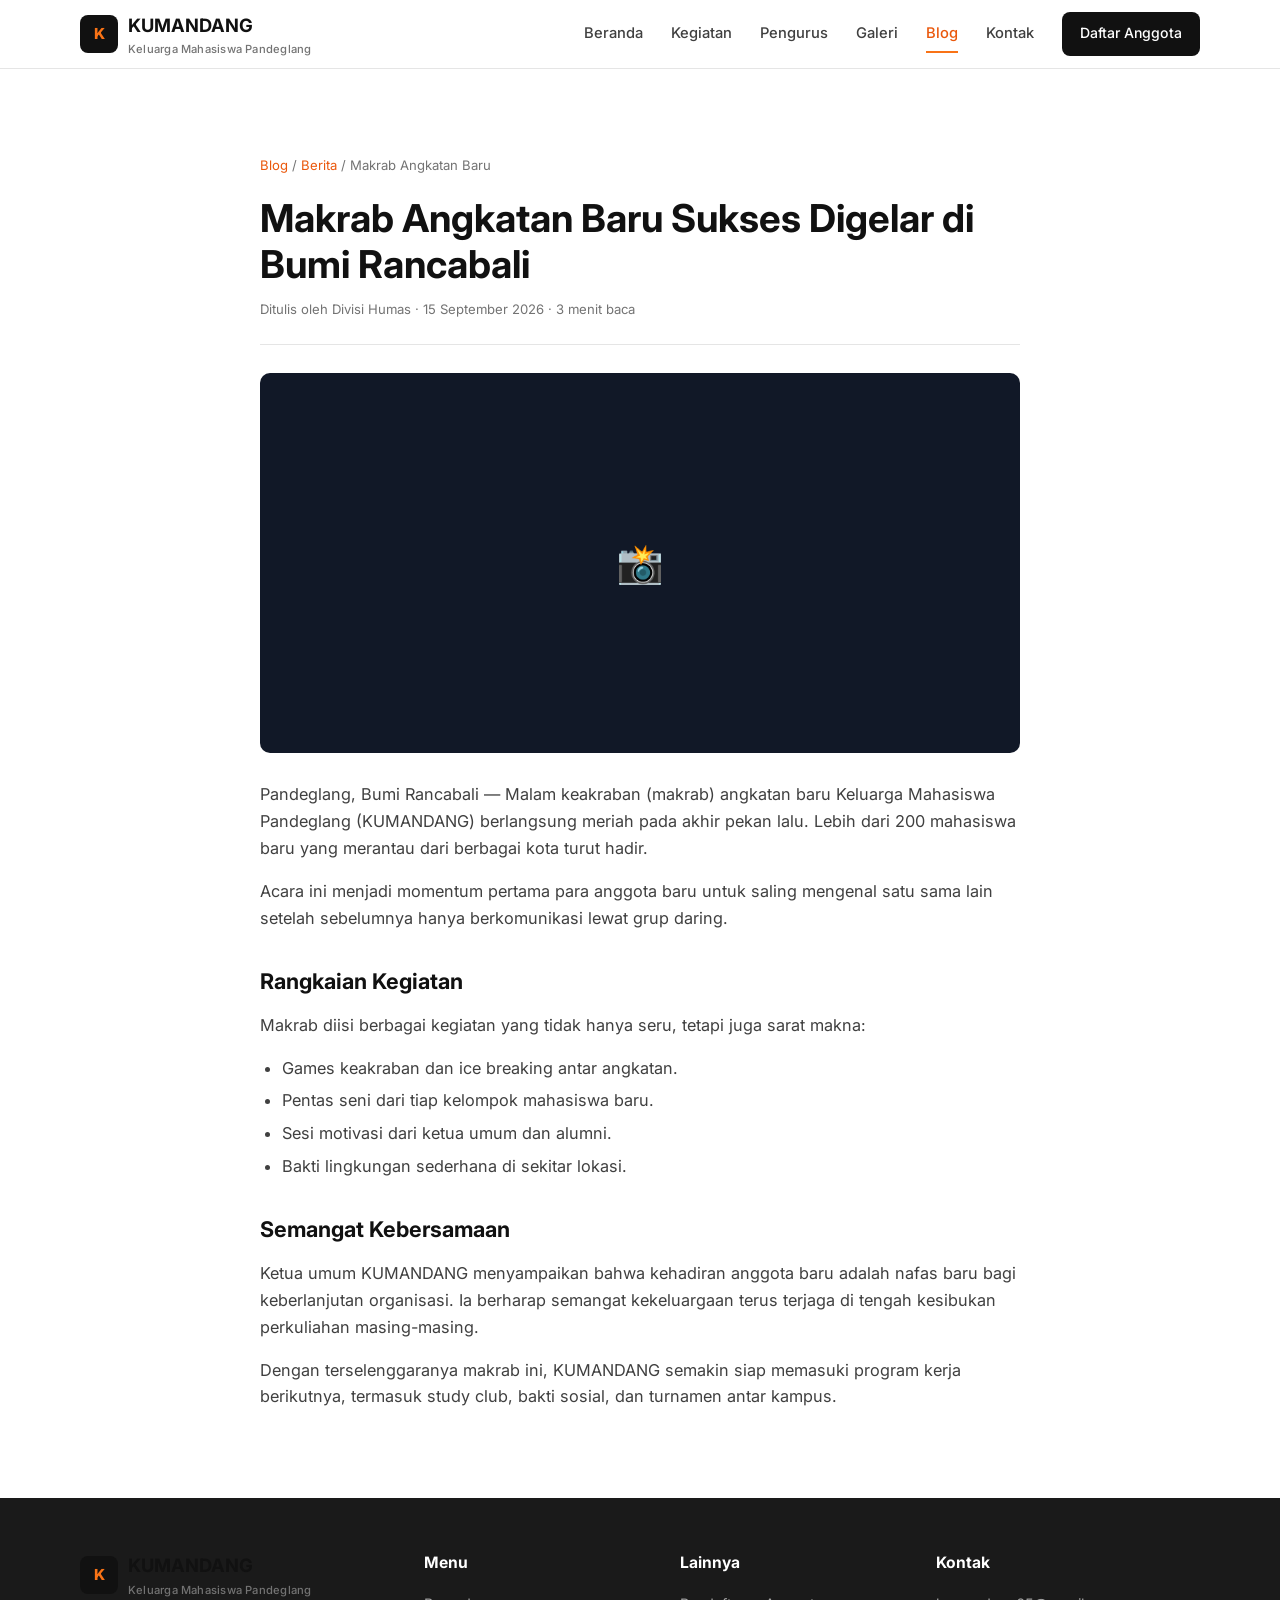
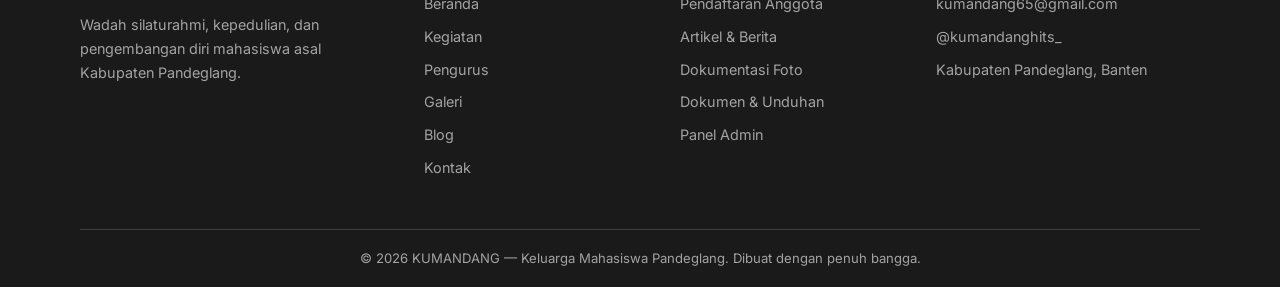
<file: artikel/contoh.html>
<!DOCTYPE html>
<html lang="id">
  <head>
    <meta charset="UTF-8" />
    <meta name="viewport" content="width=device-width, initial-scale=1.0" />
    <title>Makrab Angkatan Baru Sukses Digelar — KUMANDANG</title>
    <meta
      name="description"
      content="Lebih dari 200 mahasiswa baru asal Pandeglang mengikuti malam keakraban KUMANDANG."
    />
    <link rel="preconnect" href="https://fonts.googleapis.com" />
    <link rel="preconnect" href="https://fonts.gstatic.com" crossorigin />
    <link
      href="https://fonts.googleapis.com/css2?family=Inter:wght@400;500;600;700;800&display=swap"
      rel="stylesheet"
    />
    <link rel="stylesheet" href="../css/style.css" />
    <link
      rel="icon"
      href="data:image/svg+xml,<svg xmlns='http://www.w3.org/2000/svg' viewBox='0 0 100 100'><rect width='100' height='100' rx='20' fill='black'/><text x='50' y='68' font-size='52' font-weight='800' text-anchor='middle' fill='%23f97316' font-family='Inter,sans-serif'>K</text></svg>"
    />
  </head>
  <body>
    <nav class="navbar">
      <div class="container">
        <a href="../index.html" class="brand">
          <span class="logo">K</span>
          <span>
            KUMANDANG
            <small>Keluarga Mahasiswa Pandeglang</small>
          </span>
        </a>
        <button class="nav-toggle" aria-label="Buka menu">
          <span></span><span></span><span></span>
        </button>
        <div class="nav-links">
          <a href="../index.html">Beranda</a>
          <a href="../kegiatan.html">Kegiatan</a>
          <a href="../pengurus.html">Pengurus</a>
          <a href="../galeri.html">Galeri</a>
          <a href="../blog.html" class="active">Blog</a>
          <a href="../kontak.html">Kontak</a>
          <a href="../kontak.html#daftar" class="btn-register">Daftar Anggota</a>
        </div>
      </div>
    </nav>

    <main>
      <section class="section">
        <div class="container">
          <article class="article">
            <div class="breadcrumb" style="margin-bottom: 18px">
              <a href="../blog.html">Blog</a> / <a href="#">Berita</a> / Makrab Angkatan Baru
            </div>
            <h1>Makrab Angkatan Baru Sukses Digelar di Bumi Rancabali</h1>
            <div class="meta">
              Ditulis oleh Divisi Humas · 15 September 2026 · 3 menit baca
            </div>
            <div class="cover" style="width: 100%; aspect-ratio: 16 / 8; background: #111827; color: #f97316; display: grid; place-items: center; font-size: 2.4rem; border-radius: 10px; margin-bottom: 28px">
              📸
            </div>
            <div class="article-body">
              <p>
                Pandeglang, Bumi Rancabali — Malam keakraban (makrab) angkatan
                baru Keluarga Mahasiswa Pandeglang (KUMANDANG) berlangsung
                meriah pada akhir pekan lalu. Lebih dari 200 mahasiswa baru yang
                merantau dari berbagai kota turut hadir.
              </p>
              <p>
                Acara ini menjadi momentum pertama para anggota baru untuk
                saling mengenal satu sama lain setelah sebelumnya hanya
                berkomunikasi lewat grup daring.
              </p>
              <h2>Rangkaian Kegiatan</h2>
              <p>Makrab diisi berbagai kegiatan yang tidak hanya seru, tetapi juga sarat makna:</p>
              <ul>
                <li>Games keakraban dan ice breaking antar angkatan.</li>
                <li>Pentas seni dari tiap kelompok mahasiswa baru.</li>
                <li>Sesi motivasi dari ketua umum dan alumni.</li>
                <li>Bakti lingkungan sederhana di sekitar lokasi.</li>
              </ul>
              <h2>Semangat Kebersamaan</h2>
              <p>
                Ketua umum KUMANDANG menyampaikan bahwa kehadiran anggota baru
                adalah nafas baru bagi keberlanjutan organisasi. Ia berharap
                semangat kekeluargaan terus terjaga di tengah kesibukan
                perkuliahan masing-masing.
              </p>
              <p>
                Dengan terselenggaranya makrab ini, KUMANDANG semakin siap
                memasuki program kerja berikutnya, termasuk study club, bakti
                sosial, dan turnamen antar kampus.
              </p>
            </div>
          </article>
        </div>
      </section>
    </main>

    <footer>
      <div class="container">
        <div class="cols">
          <div class="brand-about">
            <a href="../index.html" class="brand">
              <span class="logo">K</span>
              <span>
                KUMANDANG
                <small>Keluarga Mahasiswa Pandeglang</small>
              </span>
            </a>
            <p>Wadah silaturahmi, kepedulian, dan pengembangan diri mahasiswa asal Kabupaten Pandeglang.</p>
          </div>
          <div>
            <h4>Menu</h4>
            <ul>
              <li><a href="../index.html">Beranda</a></li>
              <li><a href="../kegiatan.html">Kegiatan</a></li>
              <li><a href="../pengurus.html">Pengurus</a></li>
              <li><a href="../galeri.html">Galeri</a></li>
              <li><a href="../blog.html">Blog</a></li>
              <li><a href="../kontak.html">Kontak</a></li>
            </ul>
          </div>
          <div>
            <h4>Lainnya</h4>
            <ul>
              <li><a href="../kontak.html#daftar">Pendaftaran Anggota</a></li>
              <li><a href="../blog.html">Artikel &amp; Berita</a></li>
              <li><a href="../galeri.html">Dokumentasi Foto</a></li>
              <li><a href="../dokumen.html">Dokumen &amp; Unduhan</a></li>
              <li><a href="../admin.html">Panel Admin</a></li>
            </ul>
          </div>
          <div>
            <h4>Kontak</h4>
            <ul>
              <li>kumandang65@gmail.com</li>
              <li>@kumandanghits_</li>
              <li>Kabupaten Pandeglang, Banten</li>
            </ul>
          </div>
        </div>
        <div class="footer-bottom">
          © <span class="year"></span> KUMANDANG — Keluarga Mahasiswa Pandeglang. Dibuat dengan penuh bangga.
        </div>
      </div>
    </footer>

    <script src="../js/main.js"></script>
  </body>
</html>
</file>
<file: css/style.css>
:root {
  --orange-600: #ea580c;
  --orange-500: #f97316;
  --orange-100: #ffedd5;
  --orange-50: #fff7ed;
  --black: #111111;
  --gray-900: #1a1a1a;
  --gray-800: #262626;
  --gray-700: #404040;
  --gray-500: #737373;
  --gray-300: #d4d4d4;
  --gray-200: #e5e5e5;
  --gray-100: #f5f5f5;
  --white: #ffffff;
  --radius: 10px;
  --shadow-sm: 0 1px 3px rgba(0, 0, 0, 0.08);
  --shadow-md: 0 4px 14px rgba(0, 0, 0, 0.1);
  --shadow-lg: 0 10px 30px rgba(0, 0, 0, 0.14);
  --font-main: "Inter", "Segoe UI", system-ui, -apple-system, sans-serif;
}

* {
  margin: 0;
  padding: 0;
  box-sizing: border-box;
}

html {
  scroll-behavior: smooth;
}

body {
  font-family: var(--font-main);
  color: var(--gray-900);
  background: var(--white);
  line-height: 1.65;
  -webkit-font-smoothing: antialiased;
}

img {
  max-width: 100%;
  display: block;
}

a {
  text-decoration: none;
  color: inherit;
}

.container {
  width: min(1120px, 92%);
  margin-inline: auto;
}

/* ---------- Navbar ---------- */
.navbar {
  position: sticky;
  top: 0;
  z-index: 50;
  background: var(--white);
  border-bottom: 1px solid var(--gray-200);
}

.navbar .container {
  display: flex;
  align-items: center;
  justify-content: space-between;
  height: 68px;
}

.brand {
  display: flex;
  align-items: center;
  gap: 10px;
  font-weight: 700;
  font-size: 1.15rem;
  color: var(--black);
}

.brand .logo {
  width: 38px;
  height: 38px;
  border-radius: 8px;
  background: var(--black);
  color: var(--orange-500);
  display: grid;
  place-items: center;
  font-weight: 800;
  font-size: 0.95rem;
}

.brand small {
  display: block;
  font-size: 0.7rem;
  font-weight: 500;
  color: var(--gray-500);
  letter-spacing: 0.02em;
}

.nav-links {
  display: flex;
  gap: 28px;
  align-items: center;
}

.nav-links a {
  font-size: 0.92rem;
  font-weight: 500;
  color: var(--gray-700);
  padding: 6px 0;
  border-bottom: 2px solid transparent;
  transition: color 0.2s, border-color 0.2s;
}

.nav-links a:hover {
  color: var(--orange-600);
}

.nav-links a.active {
  color: var(--orange-600);
  border-bottom-color: var(--orange-500);
}

.btn-register {
  background: var(--black);
  color: var(--white) !important;
  border: none;
  padding: 9px 18px !important;
  border-radius: 8px;
  font-weight: 600;
  font-size: 0.88rem !important;
  transition: background 0.2s;
}

.btn-register:hover {
  background: var(--gray-700);
}

.nav-toggle {
  display: none;
  background: none;
  border: none;
  cursor: pointer;
  padding: 6px;
}

.nav-toggle span {
  display: block;
  width: 24px;
  height: 2px;
  background: var(--black);
  margin: 5px 0;
  border-radius: 2px;
  transition: 0.2s;
}

/* ---------- Hero ---------- */
.hero {
  background: linear-gradient(160deg, var(--gray-100) 0%, var(--orange-50) 100%);
  padding: 84px 0 72px;
  position: relative;
  overflow: hidden;
}

.hero .container {
  display: grid;
  grid-template-columns: 1.1fr 0.9fr;
  gap: 48px;
  align-items: center;
}

.hero-badge {
  display: inline-flex;
  align-items: center;
  gap: 8px;
  background: var(--white);
  border: 1px solid var(--gray-300);
  color: var(--gray-700);
  font-size: 0.82rem;
  font-weight: 600;
  padding: 6px 14px;
  border-radius: 999px;
  margin-bottom: 20px;
}

.hero-badge .dot {
  width: 8px;
  height: 8px;
  border-radius: 50%;
  background: var(--orange-500);
}

.hero h1 {
  font-size: clamp(2rem, 4.5vw, 3.1rem);
  line-height: 1.15;
  color: var(--black);
  margin-bottom: 18px;
}

.hero h1 em {
  font-style: normal;
  color: var(--orange-600);
}

.hero p {
  color: var(--gray-500);
  font-size: 1.05rem;
  max-width: 520px;
  margin-bottom: 30px;
}

.hero-actions {
  display: flex;
  gap: 14px;
  flex-wrap: wrap;
}

.btn {
  display: inline-block;
  padding: 12px 26px;
  border-radius: 8px;
  font-weight: 600;
  font-size: 0.95rem;
  cursor: pointer;
  border: 1px solid transparent;
  transition: all 0.2s;
}

.btn-primary {
  background: var(--orange-500);
  color: var(--white);
}

.btn-primary:hover {
  background: var(--orange-600);
}

.btn-outline {
  background: transparent;
  border-color: var(--gray-300);
  color: var(--gray-800);
}

.btn-outline:hover {
  border-color: var(--black);
  background: var(--gray-100);
}

.btn-dark {
  background: var(--black);
  color: var(--white);
}

.btn-dark:hover {
  background: var(--gray-800);
}

.hero-visual {
  text-align: center;
}

.hero-card {
  background: var(--white);
  border-radius: var(--radius);
  box-shadow: var(--shadow-lg);
  padding: 32px;
  display: inline-block;
  min-width: 260px;
  text-align: left;
  position: relative;
}

.hero-card .big {
  font-size: 3.2rem;
  font-weight: 800;
  color: var(--orange-600);
  line-height: 1;
}

.hero-card p {
  color: var(--gray-500);
  font-size: 0.92rem;
  margin: 8px 0 0;
}

.hero-stats {
  display: grid;
  grid-template-columns: repeat(3, 1fr);
  gap: 24px;
  padding: 36px 0 0;
  border-top: 1px solid var(--gray-200);
  margin-top: 48px;
  text-align: center;
}

.hero-stats .num {
  font-size: 1.8rem;
  font-weight: 800;
  color: var(--black);
}

.hero-stats .label {
  font-size: 0.85rem;
  color: var(--gray-500);
}

/* ---------- Section ---------- */
.section {
  padding: 72px 0;
}

.section-alt {
  background: var(--gray-100);
}

.section-head {
  max-width: 640px;
  margin-bottom: 44px;
}

.section-head.center {
  margin-inline: auto;
  text-align: center;
}

.section-tag {
  display: inline-block;
  font-size: 0.78rem;
  font-weight: 700;
  letter-spacing: 0.08em;
  text-transform: uppercase;
  color: var(--orange-600);
  margin-bottom: 10px;
}

.section-head h2 {
  font-size: clamp(1.6rem, 3vw, 2.2rem);
  color: var(--black);
  line-height: 1.2;
  margin-bottom: 12px;
}

.section-head p {
  color: var(--gray-500);
}

/* ---------- Cards / grids ---------- */
.grid-2 {
  display: grid;
  grid-template-columns: repeat(2, 1fr);
  gap: 28px;
}

.grid-3 {
  display: grid;
  grid-template-columns: repeat(3, 1fr);
  gap: 28px;
}

.grid-4 {
  display: grid;
  grid-template-columns: repeat(4, 1fr);
  gap: 28px;
}

.card {
  background: var(--white);
  border: 1px solid var(--gray-200);
  border-radius: var(--radius);
  overflow: hidden;
  transition: transform 0.2s, box-shadow 0.2s, border-color 0.2s;
}

.card:hover {
  transform: translateY(-4px);
  box-shadow: var(--shadow-md);
  border-color: var(--gray-300);
}

.card-body {
  padding: 24px;
}

.card-body h3 {
  font-size: 1.12rem;
  color: var(--black);
  margin-bottom: 8px;
}

.card-body p {
  font-size: 0.92rem;
  color: var(--gray-500);
  margin-bottom: 14px;
}

.card-icon {
  width: 52px;
  height: 52px;
  border-radius: 10px;
  background: var(--orange-100);
  color: var(--orange-600);
  display: grid;
  place-items: center;
  font-size: 1.4rem;
  margin-bottom: 16px;
}

.card-link {
  font-weight: 600;
  font-size: 0.9rem;
  color: var(--orange-600);
  display: inline-flex;
  align-items: center;
  gap: 4px;
}

.card-link:hover {
  color: var(--orange-500);
}

/* ---------- Tentang ---------- */
.about-grid {
  display: grid;
  grid-template-columns: 0.9fr 1.1fr;
  gap: 48px;
  align-items: center;
}

.about-img {
  background: var(--black);
  color: var(--orange-500);
  border-radius: var(--radius);
  aspect-ratio: 4 / 3;
  display: grid;
  place-items: center;
  font-size: 2.6rem;
  font-weight: 800;
  box-shadow: var(--shadow-md);
}

.about-content h2 {
  font-size: clamp(1.6rem, 3vw, 2.1rem);
  color: var(--black);
  margin-bottom: 16px;
}

.about-content p {
  color: var(--gray-500);
  margin-bottom: 14px;
}

.feature-list {
  list-style: none;
  margin: 20px 0 0;
}

.feature-list li {
  display: flex;
  gap: 10px;
  align-items: flex-start;
  margin-bottom: 12px;
  color: var(--gray-700);
  font-size: 0.95rem;
}

.feature-list .check {
  color: var(--orange-600);
  font-weight: 700;
  flex-shrink: 0;
}

/* ---------- Visi Misi ---------- */
.vm-grid {
  display: grid;
  grid-template-columns: 1fr 1.2fr;
  gap: 28px;
}

.vm-card {
  background: var(--white);
  border: 1px solid var(--gray-200);
  border-radius: var(--radius);
  padding: 32px;
}

.vm-card h3 {
  color: var(--black);
  margin-bottom: 14px;
  display: flex;
  align-items: center;
  gap: 10px;
}

.vm-card h3 .tag {
  background: var(--orange-500);
  color: var(--white);
  font-size: 0.7rem;
  letter-spacing: 0.06em;
  padding: 3px 9px;
  border-radius: 5px;
}

.vm-card p {
  color: var(--gray-500);
}

.vm-card ul {
  list-style: none;
}

.vm-card li {
  color: var(--gray-500);
  margin-bottom: 10px;
  padding-left: 22px;
  position: relative;
}

.vm-card li::before {
  content: "";
  position: absolute;
  left: 4px;
  top: 10px;
  width: 8px;
  height: 8px;
  border-radius: 2px;
  background: var(--orange-500);
}

/* ---------- Kegiatan ---------- */
.kegiatan-img {
  background: var(--gray-100);
  aspect-ratio: 16 / 9;
  display: grid;
  place-items: center;
  color: var(--gray-500);
  font-size: 2rem;
}

.kegiatan-tag {
  display: inline-block;
  font-size: 0.74rem;
  font-weight: 700;
  color: var(--orange-600);
  background: var(--orange-100);
  padding: 4px 10px;
  border-radius: 6px;
  margin-bottom: 12px;
  text-transform: uppercase;
  letter-spacing: 0.04em;
}

.meta {
  font-size: 0.82rem;
  color: var(--gray-500);
}

/* ---------- Pengurus ---------- */
.persona {
  text-align: center;
  padding: 28px 20px;
}

.avatar {
  width: 88px;
  height: 88px;
  border-radius: 50%;
  background: var(--black);
  color: var(--orange-500);
  display: inline-grid;
  place-items: center;
  font-size: 1.6rem;
  font-weight: 800;
  margin-bottom: 14px;
}

.persona h3 {
  font-size: 1.02rem;
  color: var(--black);
  margin-bottom: 2px;
}

.persona .role {
  color: var(--orange-600);
  font-weight: 600;
  font-size: 0.86rem;
}

.persona .desc {
  color: var(--gray-500);
  font-size: 0.85rem;
  margin-top: 8px;
}

/* ---------- Alur / langkah ---------- */
.steps {
  display: grid;
  grid-template-columns: repeat(4, 1fr);
  gap: 24px;
  counter-reset: step;
}

.step {
  text-align: center;
  padding: 28px 18px;
  background: var(--white);
  border: 1px solid var(--gray-200);
  border-radius: var(--radius);
}

.step .num {
  width: 42px;
  height: 42px;
  border-radius: 50%;
  background: var(--black);
  color: var(--orange-500);
  display: grid;
  place-items: center;
  font-weight: 800;
  margin: 0 auto 16px;
}

.step h3 {
  font-size: 1rem;
  color: var(--black);
  margin-bottom: 8px;
}

.step p {
  font-size: 0.88rem;
  color: var(--gray-500);
}

/* ---------- Galeri ---------- */
.gallery-grid {
  display: grid;
  grid-template-columns: repeat(3, 1fr);
  gap: 18px;
}

.gallery-item {
  position: relative;
  border-radius: var(--radius);
  overflow: hidden;
  cursor: pointer;
  background: var(--gray-100);
  aspect-ratio: 4 / 3;
  display: grid;
  place-items: center;
  color: var(--gray-500);
  font-size: 1.6rem;
  transition: transform 0.2s;
}

.gallery-item:hover {
  transform: scale(1.02);
}

.gallery-caption {
  position: absolute;
  inset: auto 0 0 0;
  background: linear-gradient(transparent, rgba(0, 0, 0, 0.75));
  color: var(--white);
  font-size: 0.85rem;
  padding: 30px 14px 12px;
}

/* Lightbox */
.lightbox {
  position: fixed;
  inset: 0;
  background: rgba(0, 0, 0, 0.85);
  display: none;
  place-items: center;
  z-index: 100;
}

.lightbox.open {
  display: grid;
}

.lightbox .lb-box {
  background: var(--white);
  border-radius: var(--radius);
  max-width: min(880px, 90vw);
  width: 100%;
  padding: 20px;
}

.lb-placeholder {
  aspect-ratio: 16 / 9;
  background: var(--black);
  color: var(--orange-500);
  display: grid;
  place-items: center;
  font-size: 2.4rem;
  font-weight: 800;
  border-radius: 6px;
}

.lightbox .lb-caption {
  margin-top: 14px;
  color: var(--gray-700);
  font-size: 0.92rem;
  display: flex;
  justify-content: space-between;
  align-items: center;
  gap: 12px;
}

.lightbox .lb-close {
  background: var(--black);
  color: var(--white);
  border: none;
  border-radius: 8px;
  padding: 8px 16px;
  font-weight: 600;
  cursor: pointer;
  font-size: 0.85rem;
}

/* ---------- Blog ---------- */
.blog-grid {
  display: grid;
  grid-template-columns: 2fr 1fr;
  gap: 40px;
  align-items: start;
}

.post {
  display: grid;
  grid-template-columns: 240px 1fr;
  gap: 20px;
  padding: 20px 0;
  border-bottom: 1px solid var(--gray-200);
}

.post:last-of-type {
  border-bottom: none;
}

.post-thumb {
  background: var(--gray-100);
  border-radius: var(--radius);
  aspect-ratio: 16 / 10;
  display: grid;
  place-items: center;
  color: var(--gray-500);
  font-size: 1.4rem;
}

.post h3 {
  font-size: 1.12rem;
  color: var(--black);
  margin: 6px 0 8px;
}

.post h3 a:hover {
  color: var(--orange-600);
}

.post p {
  font-size: 0.9rem;
  color: var(--gray-500);
}

.sidebar-card {
  background: var(--gray-100);
  border-radius: var(--radius);
  padding: 24px;
  margin-bottom: 20px;
}

.sidebar-card h4 {
  color: var(--black);
  margin-bottom: 14px;
  font-size: 1rem;
}

.sidebar-list {
  list-style: none;
}

.sidebar-list li {
  border-bottom: 1px solid var(--gray-200);
  padding: 10px 0;
}

.sidebar-list li:last-child {
  border-bottom: none;
}

.sidebar-list a {
  font-size: 0.9rem;
  color: var(--gray-700);
}

.sidebar-list a:hover {
  color: var(--orange-600);
}

/* ---------- Artikel ---------- */
.article {
  max-width: 760px;
  margin-inline: auto;
}

.article img.cover {
  border-radius: var(--radius);
  width: 100%;
  aspect-ratio: 16 / 8;
  object-fit: cover;
  background: var(--gray-100);
  margin-bottom: 28px;
}

.article h1 {
  font-size: clamp(1.7rem, 3.5vw, 2.4rem);
  color: var(--black);
  line-height: 1.2;
  margin-bottom: 12px;
}

.article .meta {
  padding-bottom: 24px;
  border-bottom: 1px solid var(--gray-200);
  margin-bottom: 28px;
}

.article-body {
  color: var(--gray-700);
  font-size: 1.02rem;
}

.article-body h2 {
  color: var(--black);
  font-size: 1.35rem;
  margin: 32px 0 12px;
}

.article-body p {
  margin-bottom: 16px;
}

.article-body ul {
  padding-left: 22px;
  margin-bottom: 16px;
}

.article-body li {
  margin-bottom: 6px;
}

/* ---------- Kontak / Forms ---------- */
.contact-grid {
  display: grid;
  grid-template-columns: 1fr 1fr;
  gap: 36px;
  align-items: start;
}

.info-list {
  list-style: none;
  margin: 22px 0 0;
}

.info-list li {
  display: flex;
  gap: 14px;
  align-items: flex-start;
  margin-bottom: 18px;
}

.info-list .ic {
  width: 42px;
  height: 42px;
  flex-shrink: 0;
  border-radius: 10px;
  background: var(--orange-100);
  color: var(--orange-600);
  display: grid;
  place-items: center;
  font-size: 1.1rem;
}

.info-list strong {
  display: block;
  color: var(--black);
  font-size: 0.92rem;
}

.info-list span {
  color: var(--gray-500);
  font-size: 0.9rem;
}

.socials {
  display: flex;
  gap: 10px;
  margin-top: 22px;
  flex-wrap: wrap;
}

.socials a {
  background: var(--black);
  color: var(--white);
  padding: 8px 14px;
  border-radius: 8px;
  font-size: 0.84rem;
  font-weight: 600;
}

.socials a:hover {
  background: var(--gray-700);
}

.form-card {
  background: var(--white);
  border: 1px solid var(--gray-200);
  border-radius: var(--radius);
  box-shadow: var(--shadow-sm);
  padding: 28px;
}

.form-card h3 {
  color: var(--black);
  margin-bottom: 20px;
  font-size: 1.15rem;
}

.form-group {
  margin-bottom: 16px;
}

.form-group label {
  display: block;
  font-size: 0.86rem;
  font-weight: 600;
  color: var(--gray-700);
  margin-bottom: 6px;
}

.form-group input,
.form-group select,
.form-group textarea {
  width: 100%;
  padding: 11px 14px;
  border: 1px solid var(--gray-300);
  border-radius: 8px;
  font-family: inherit;
  font-size: 0.95rem;
  color: var(--gray-900);
  background: var(--white);
  transition: border-color 0.2s, box-shadow 0.2s;
}

.form-group input:focus,
.form-group select:focus,
.form-group textarea:focus {
  outline: none;
  border-color: var(--orange-500);
  box-shadow: 0 0 0 3px var(--orange-100);
}

.form-group textarea {
  resize: vertical;
  min-height: 110px;
}

.form-group .hint {
  font-size: 0.8rem;
  color: var(--gray-500);
  margin-top: 4px;
}

.form-note {
  font-size: 0.82rem;
  color: var(--gray-500);
  margin-top: 12px;
}

/* ---------- CTA ---------- */
.cta {
  background: var(--black);
  color: var(--white);
  padding: 56px 0;
}

.cta .container {
  display: flex;
  align-items: center;
  justify-content: space-between;
  gap: 24px;
  flex-wrap: wrap;
}

.cta h2 {
  font-size: clamp(1.4rem, 2.6vw, 1.9rem);
  color: var(--white);
  margin-bottom: 8px;
}

.cta p {
  color: #a3a3a3;
  font-size: 0.95rem;
}

/* ---------- Footer ---------- */
footer {
  background: var(--gray-900);
  color: #a3a3a3;
  padding: 52px 0 0;
  font-size: 0.9rem;
}

footer .cols {
  display: grid;
  grid-template-columns: 1.4fr 1fr 1fr 1.2fr;
  gap: 36px;
  padding-bottom: 40px;
}

footer h4 {
  color: var(--white);
  font-size: 0.98rem;
  margin-bottom: 16px;
}

footer .brand-about p {
  margin-top: 14px;
  max-width: 300px;
}

footer ul {
  list-style: none;
}

footer ul li {
  margin-bottom: 9px;
}

footer ul a:hover {
  color: var(--orange-500);
}

footer .footer-bottom {
  border-top: 1px solid var(--gray-700);
  padding: 18px 0;
  text-align: center;
  font-size: 0.82rem;
}

/* ---------- Page header ---------- */
.page-header {
  background: linear-gradient(160deg, var(--gray-100), var(--orange-50));
  padding: 56px 0;
  text-align: center;
}

.page-header h1 {
  color: var(--black);
  font-size: clamp(1.8rem, 4vw, 2.4rem);
  margin-bottom: 10px;
}

.page-header p {
  color: var(--gray-500);
  max-width: 560px;
  margin-inline: auto;
}

.breadcrumb {
  font-size: 0.82rem;
  color: var(--gray-500);
  margin-top: 14px;
}

.breadcrumb a {
  color: var(--orange-600);
}

/* ---------- Responsive ---------- */
@media (max-width: 900px) {
  .grid-3,
  .grid-4 {
    grid-template-columns: repeat(2, 1fr);
  }

  .hero .container,
  .about-grid,
  .vm-grid,
  .blog-grid,
  .contact-grid,
  .grid-2 {
    grid-template-columns: 1fr;
  }

  footer .cols {
    grid-template-columns: 1fr 1fr;
  }
}

@media (max-width: 640px) {
  .nav-toggle {
    display: block;
  }

  .nav-links {
    position: fixed;
    top: 68px;
    left: 0;
    right: 0;
    background: var(--white);
    flex-direction: column;
    align-items: flex-start;
    gap: 4px;
    padding: 16px 4%;
    border-bottom: 1px solid var(--gray-200);
    box-shadow: var(--shadow-md);
    transform: translateY(-10px);
    opacity: 0;
    pointer-events: none;
    transition: 0.25s;
  }

  .nav-links.open {
    transform: translateY(0);
    opacity: 1;
    pointer-events: auto;
  }

  .nav-links a {
    width: 100%;
    padding: 10px 0;
  }

  .grid-3,
  .grid-4,
  .steps,
  .gallery-grid {
    grid-template-columns: 1fr;
  }

  .steps {
    grid-template-columns: 1fr;
  }

  .post {
    grid-template-columns: 1fr;
  }

  .cta .container {
    flex-direction: column;
    align-items: flex-start;
  }

  .hero-stats {
    gap: 14px;
  }

  footer .cols {
    grid-template-columns: 1fr;
  }
}
</file>
